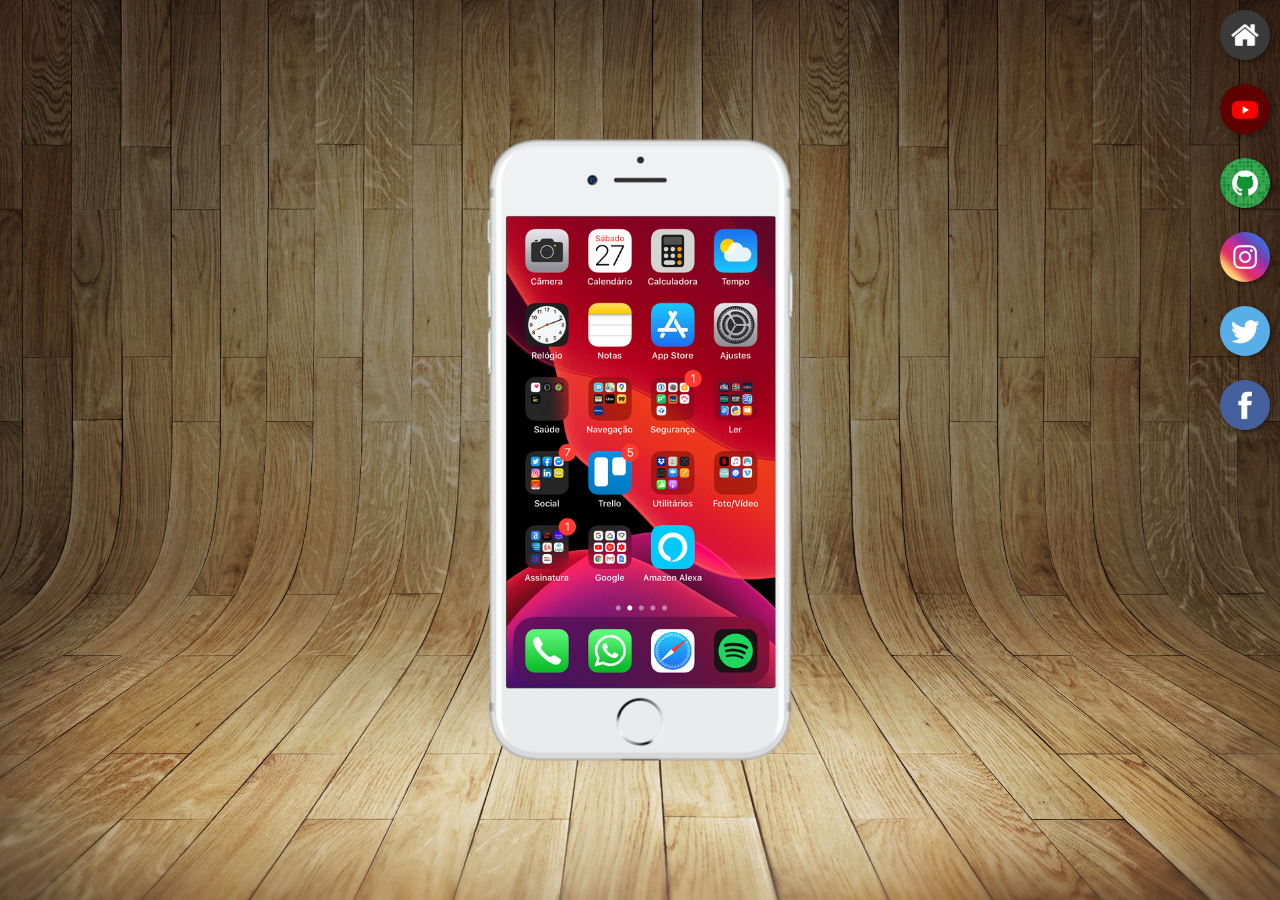
<file: index.html>
<!DOCTYPE html>
<html lang="">
<head>
    <meta charset="UTF-8">
    <meta http-equiv="X-UA-Compatible" content="IE=edge">
    <meta name="viewport" content="width=device-width, initial-scale=1.0">
    <link rel="shortcut icon" href="favicon.ico" type="image/x-icon">
    <title>Projecto Rede Sociais</title>
    <link rel="stylesheet" href="estilos/style.css">
</head>
<body>
    <main>
        <section id="telefone">
            <iframe src="home.html" name="tela" id= "tela" frameborder="0" >
                seu navegador não é compativel com isso.
            </iframe>
        </section>
        <section id="redes-sociais">
            <a href="home.html " target="tela"><img src="imagens/logo-home.jpg" alt="Home"></a><br>
            <a href="youtube.html" target="tela"><img src="imagens/logo-youtube.jpg" alt="Youtube"></a><br>
            <a href="github.html" target="tela"><img src="imagens/logo-github.jpg" alt="Github"></a><br>
            <a href="instragram.html" target="tela"><img src="imagens/logo-instagram.jpg" alt="Instagram"></a><br>
            <a href="twitter.html" target="tela"><img src="imagens/logo-twitter.jpg" alt="Twitter"></a><br>
            <a href="facebook.html" target="tela"><img src="imagens/logo-facebook.jpg" alt="Facebook"></a> 
        </section>
    </main>
    
</body>
</html>
</file>
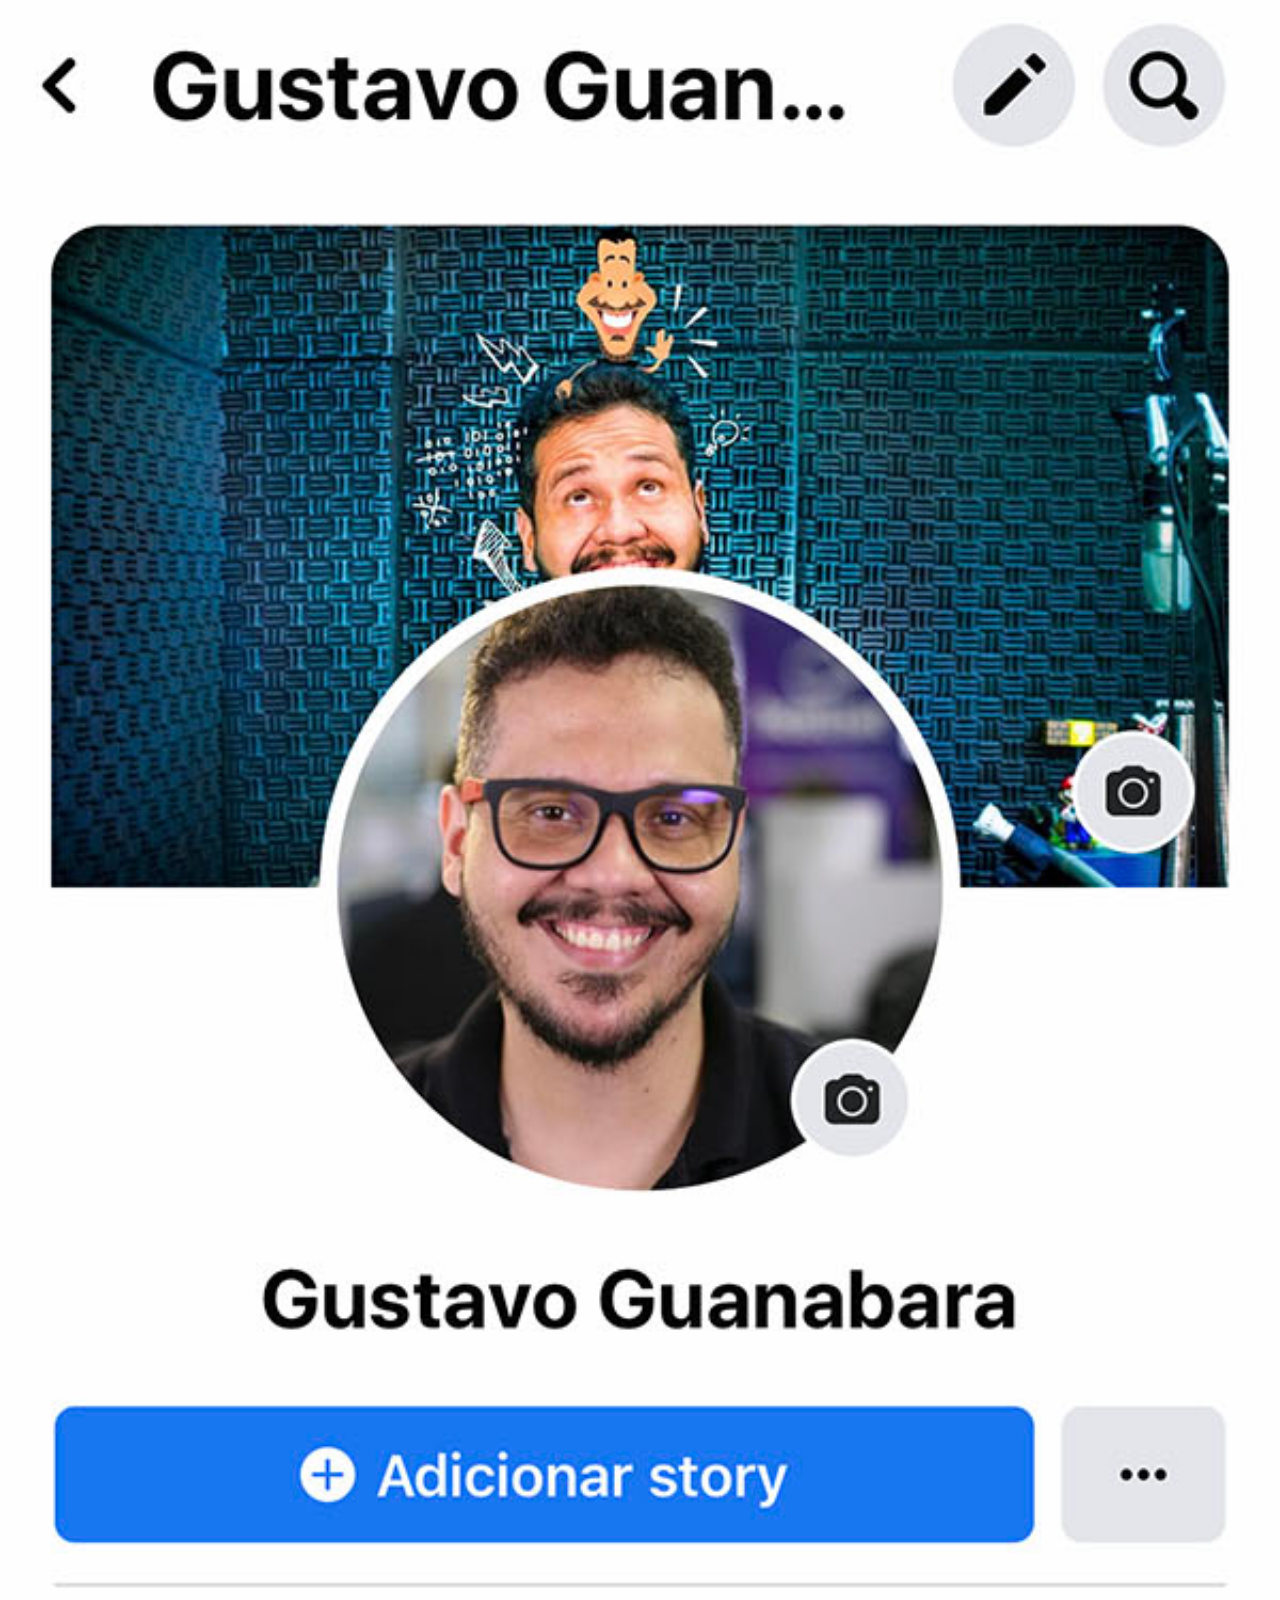
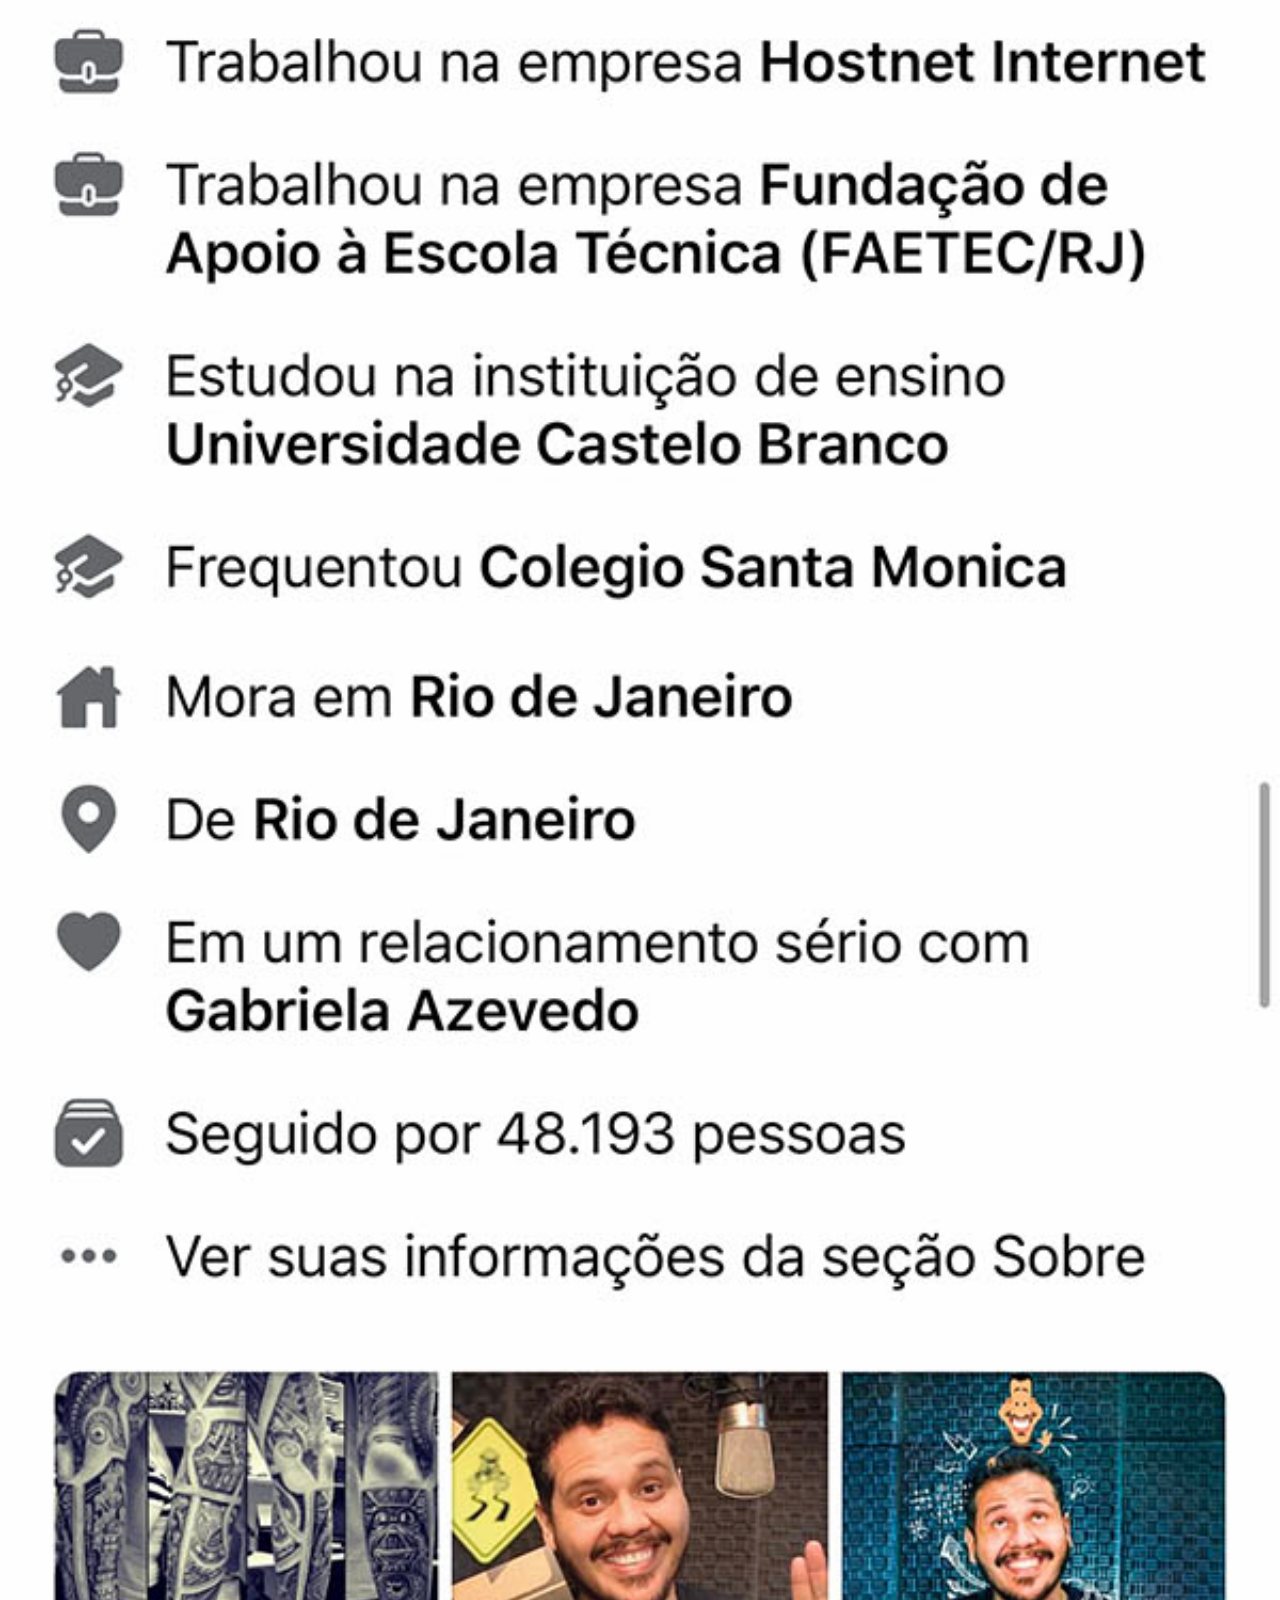
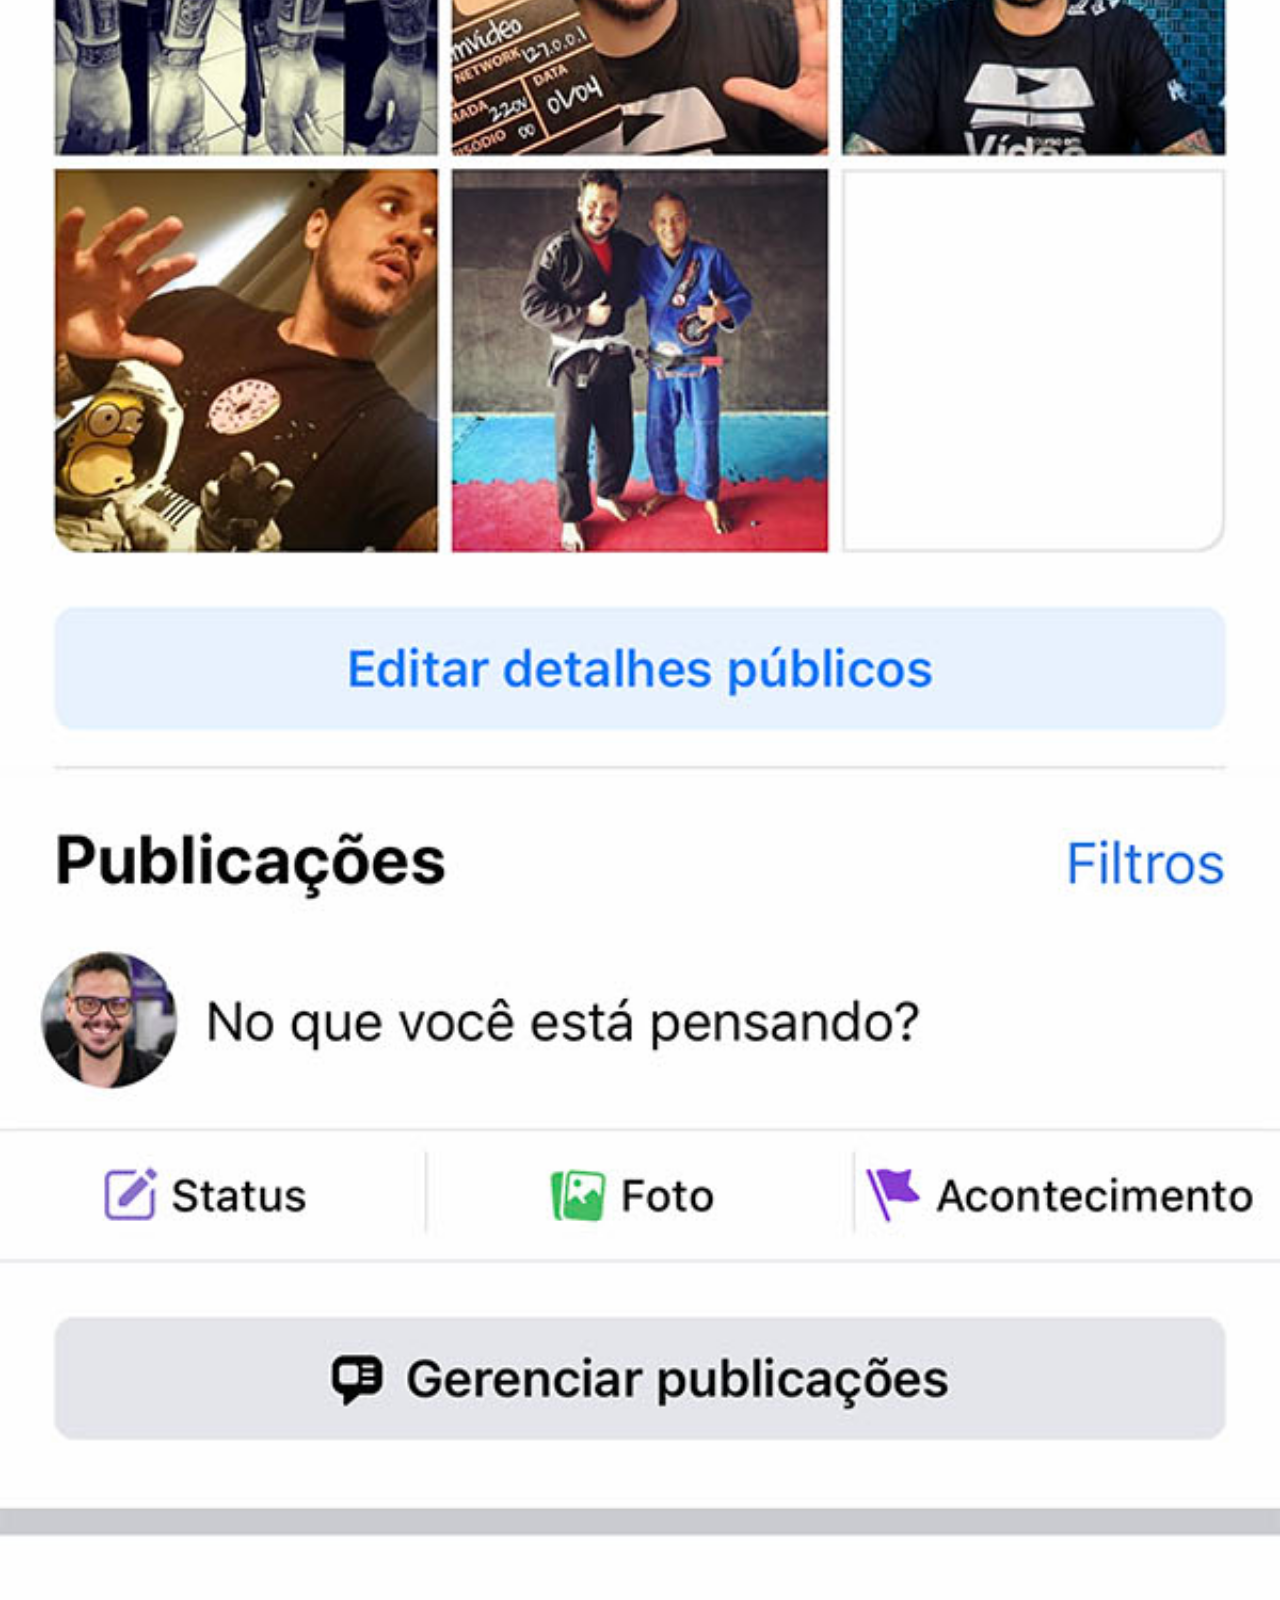
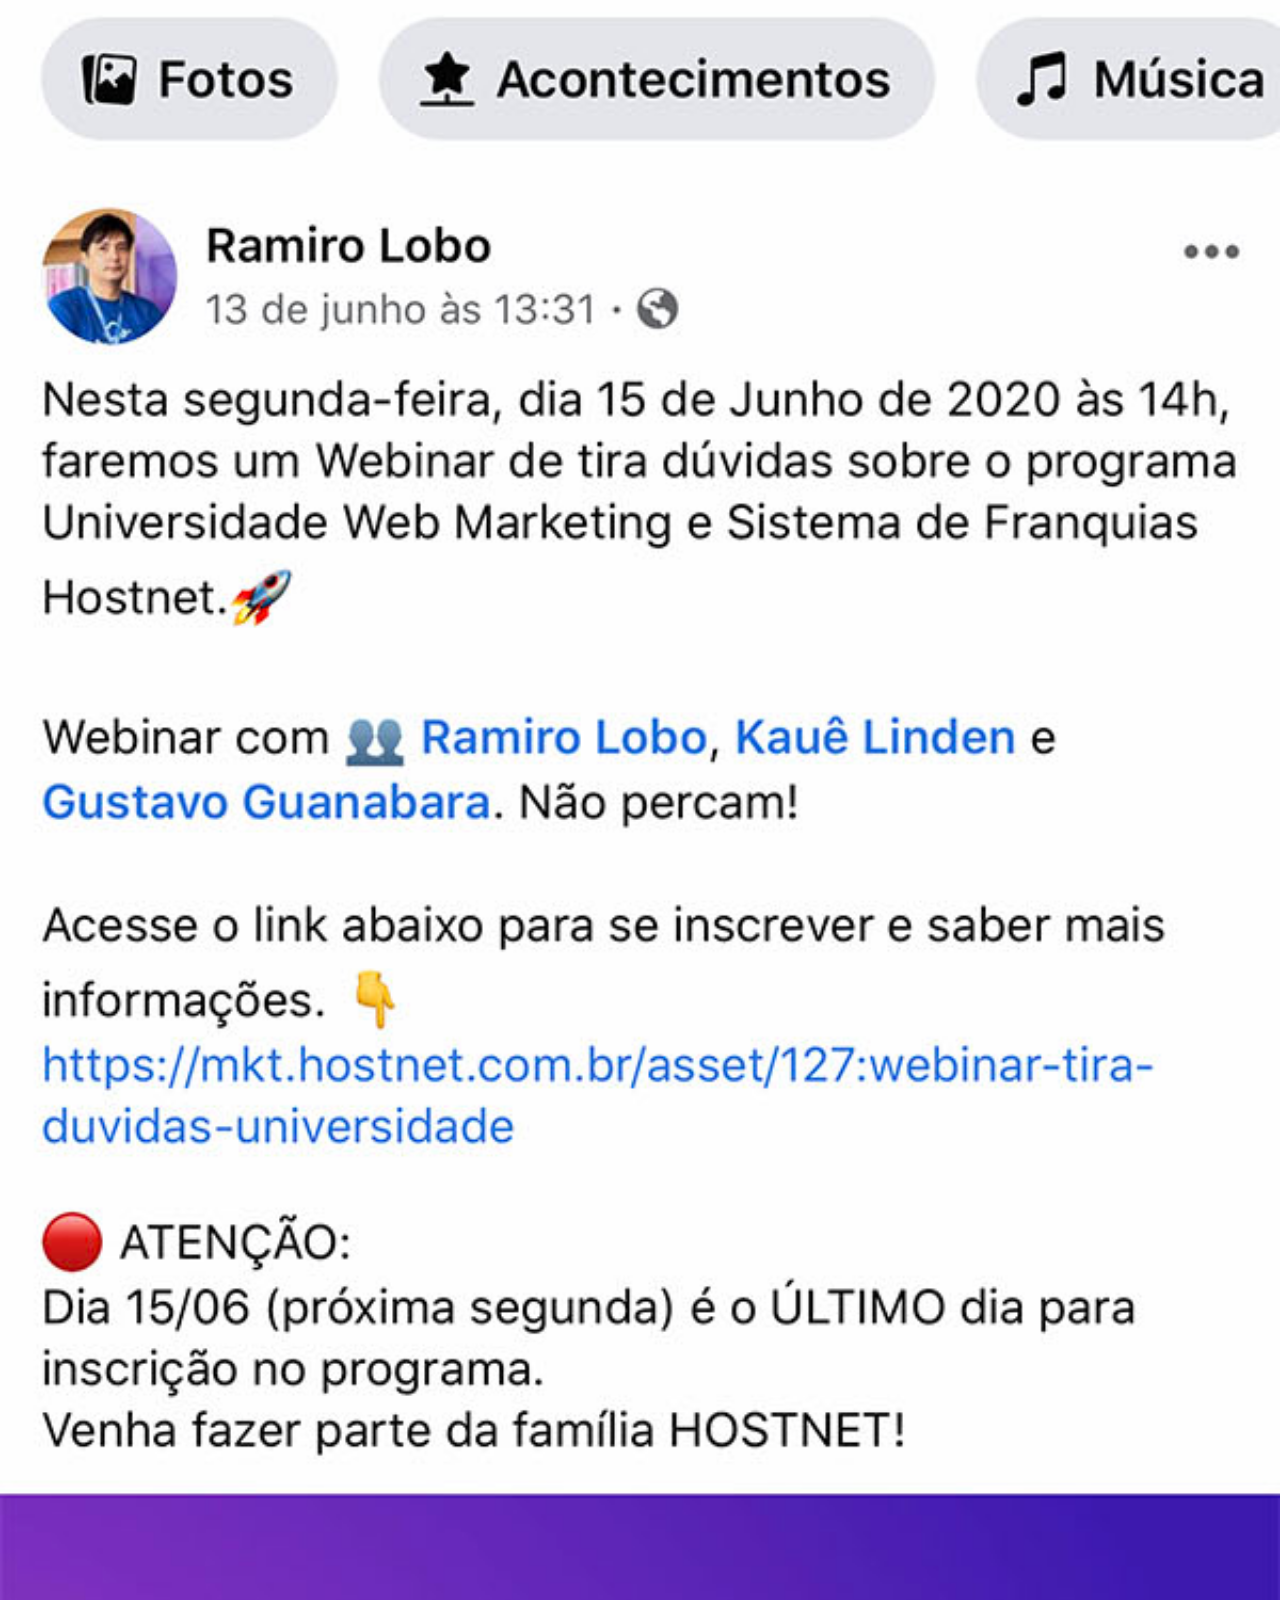
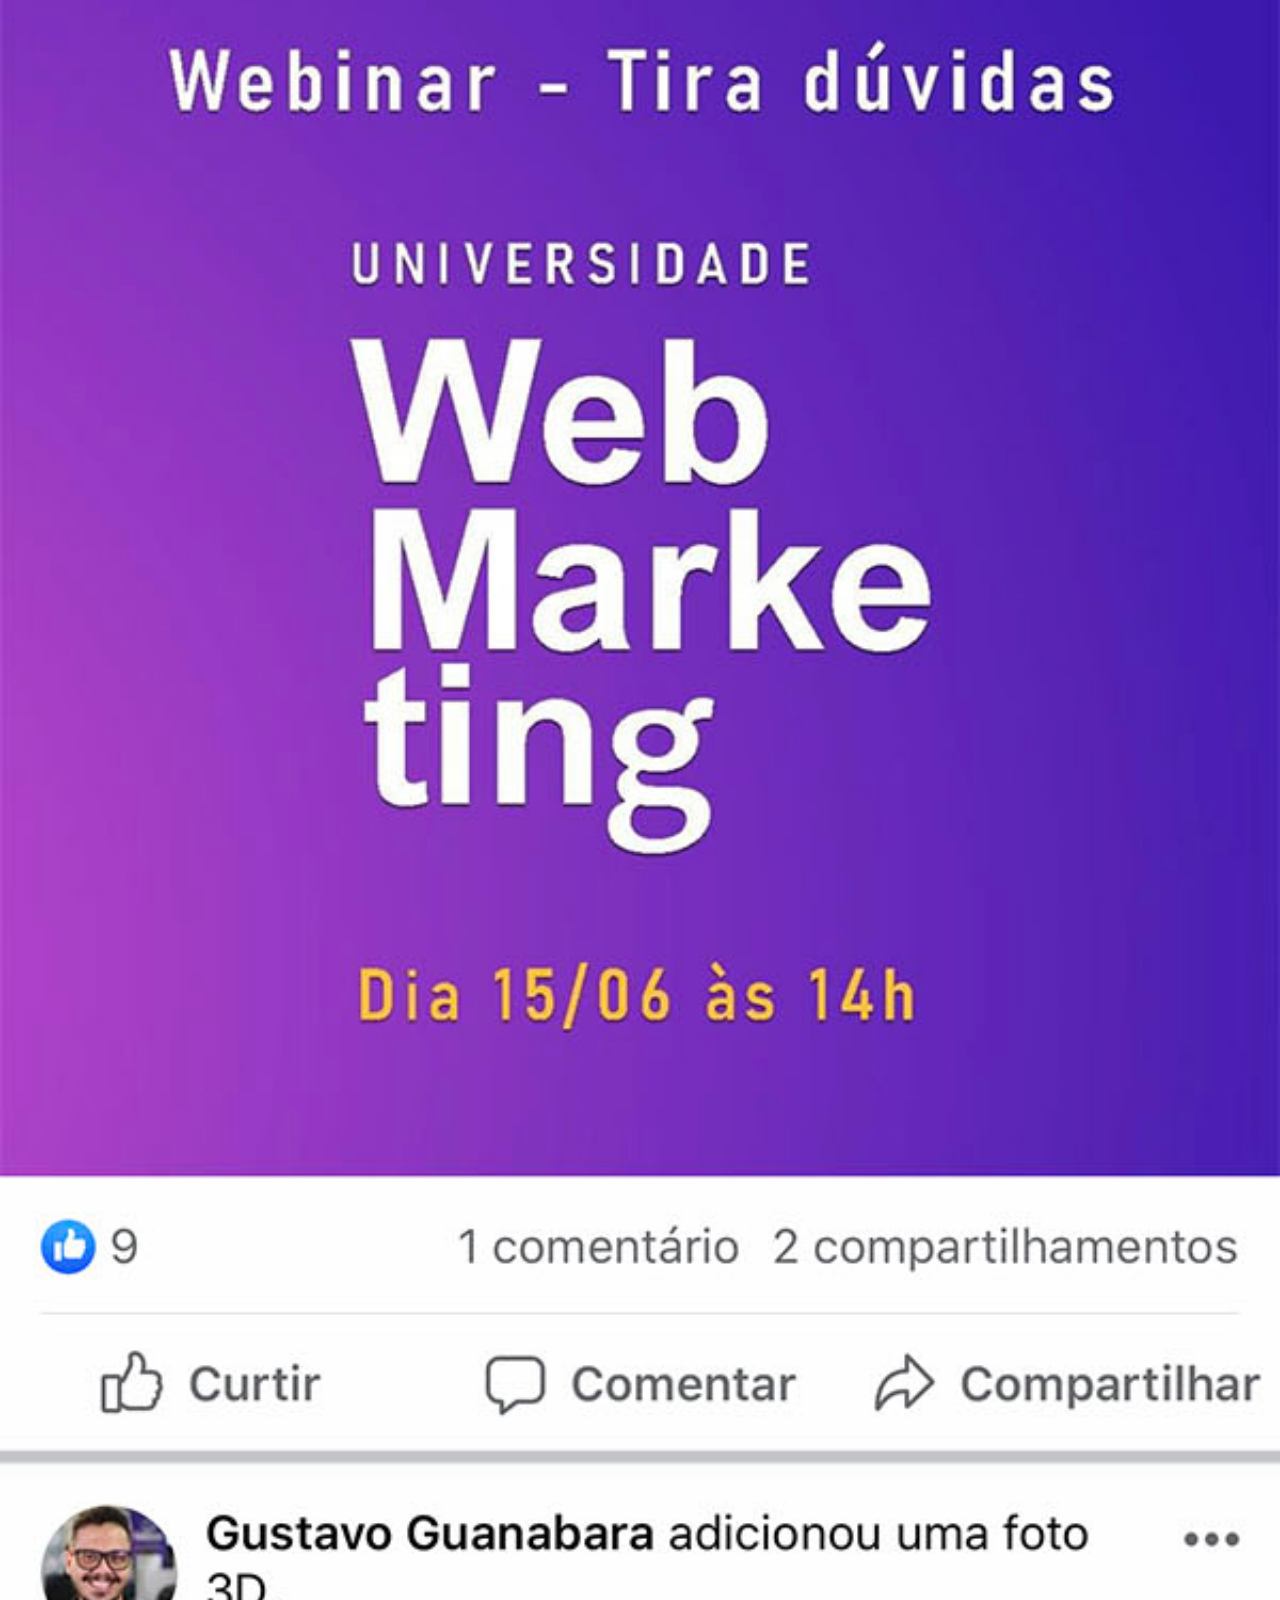
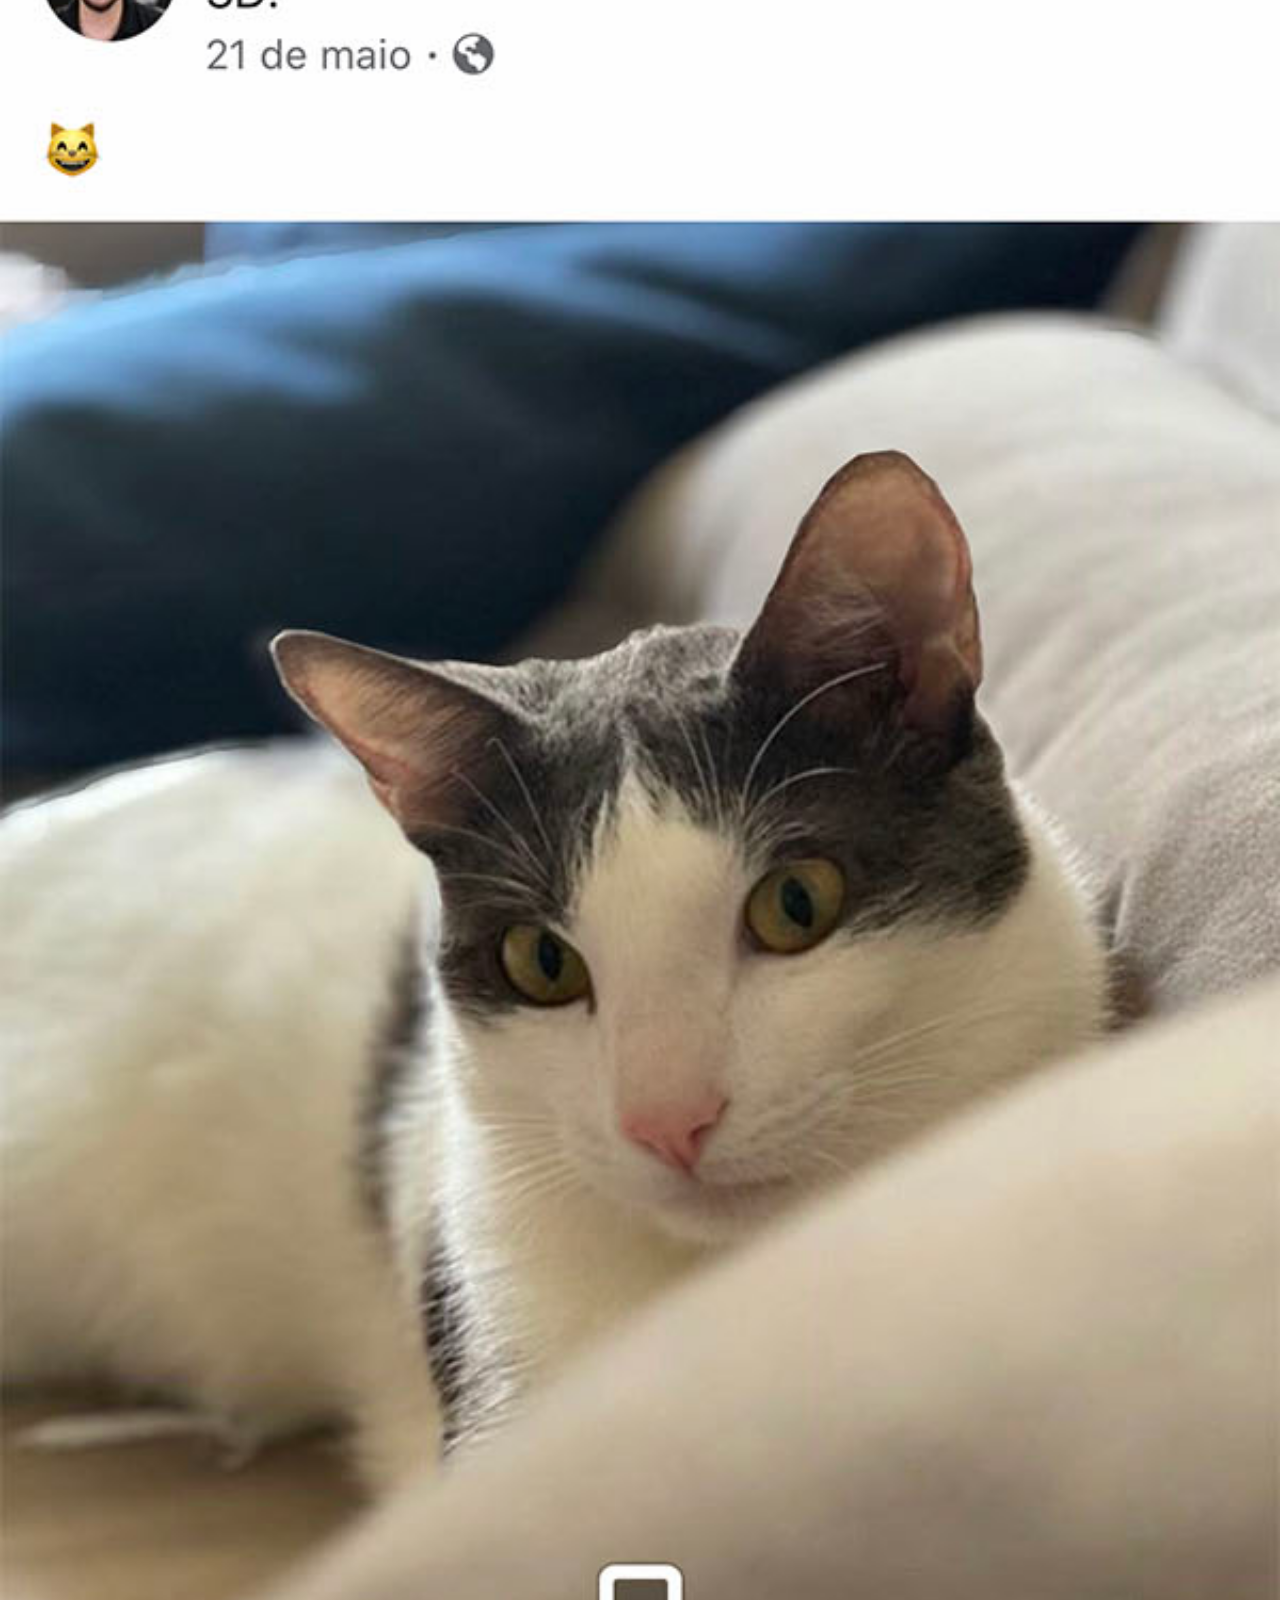
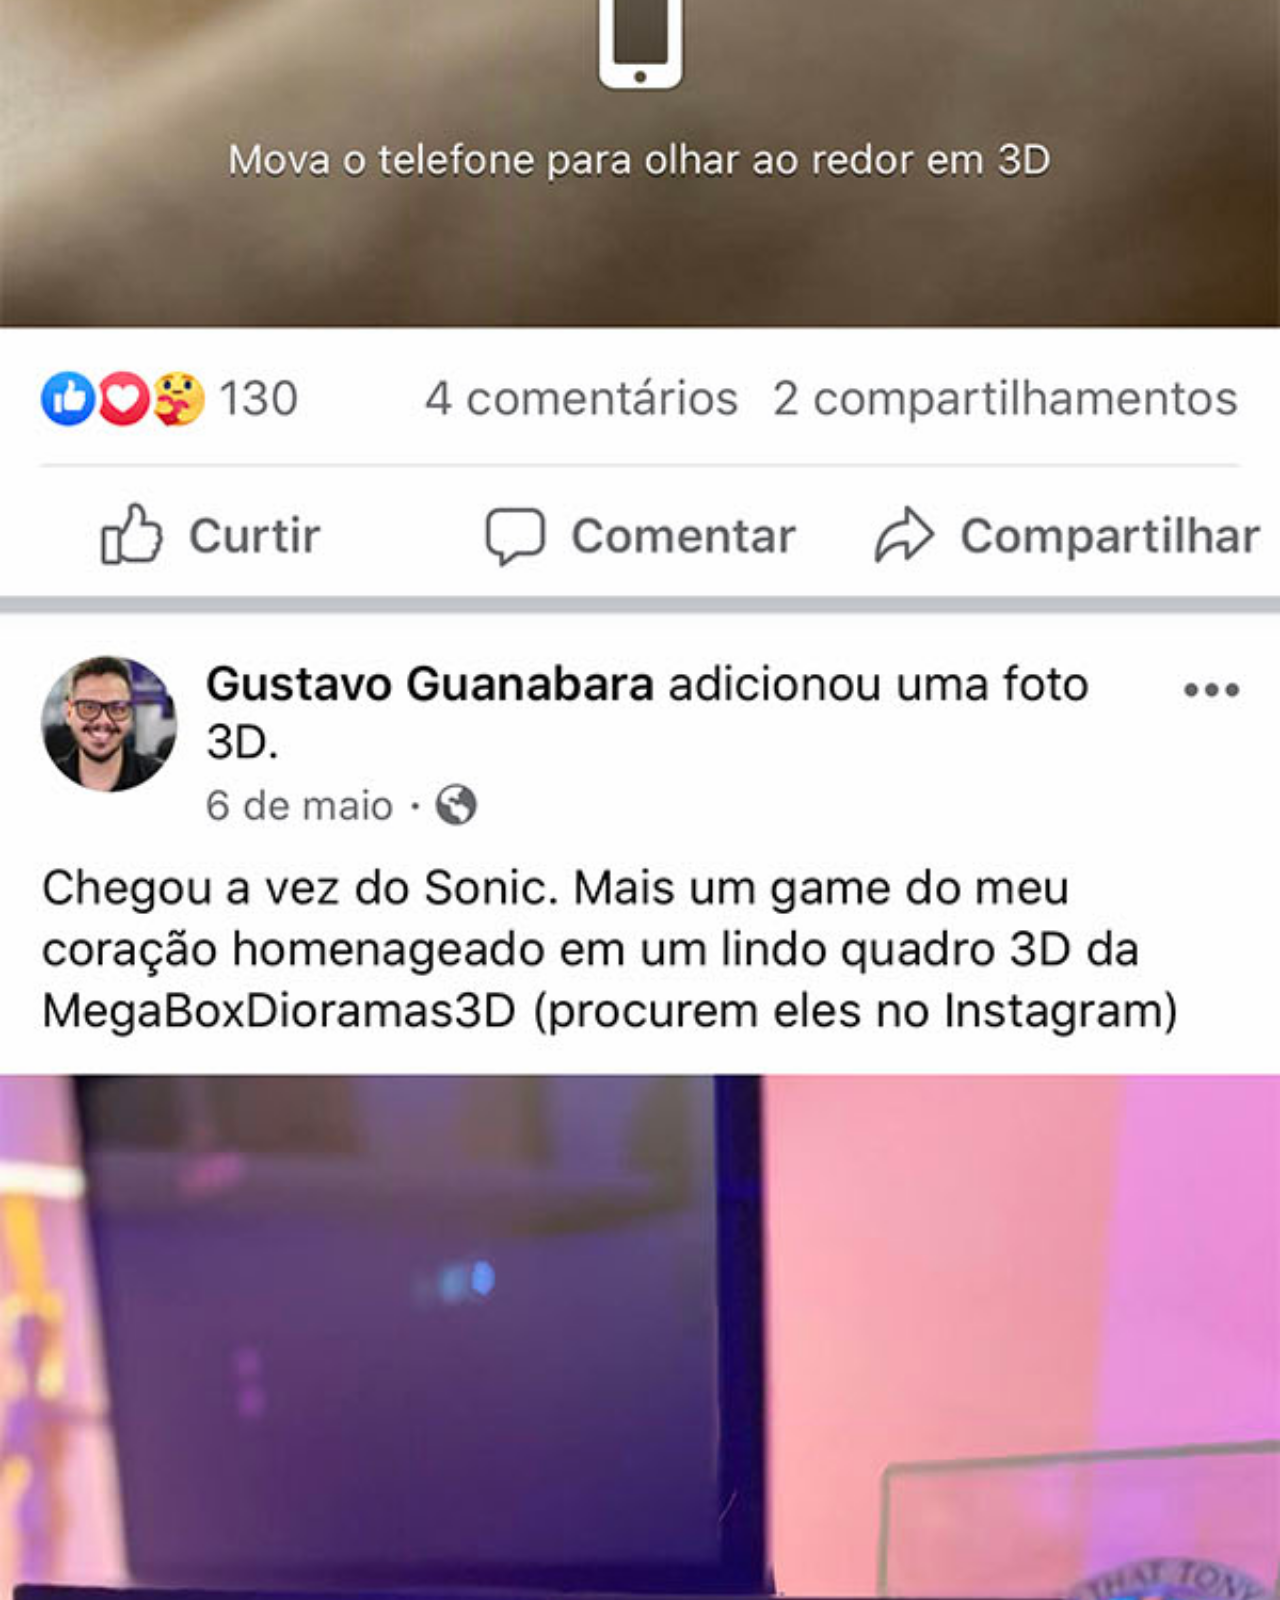
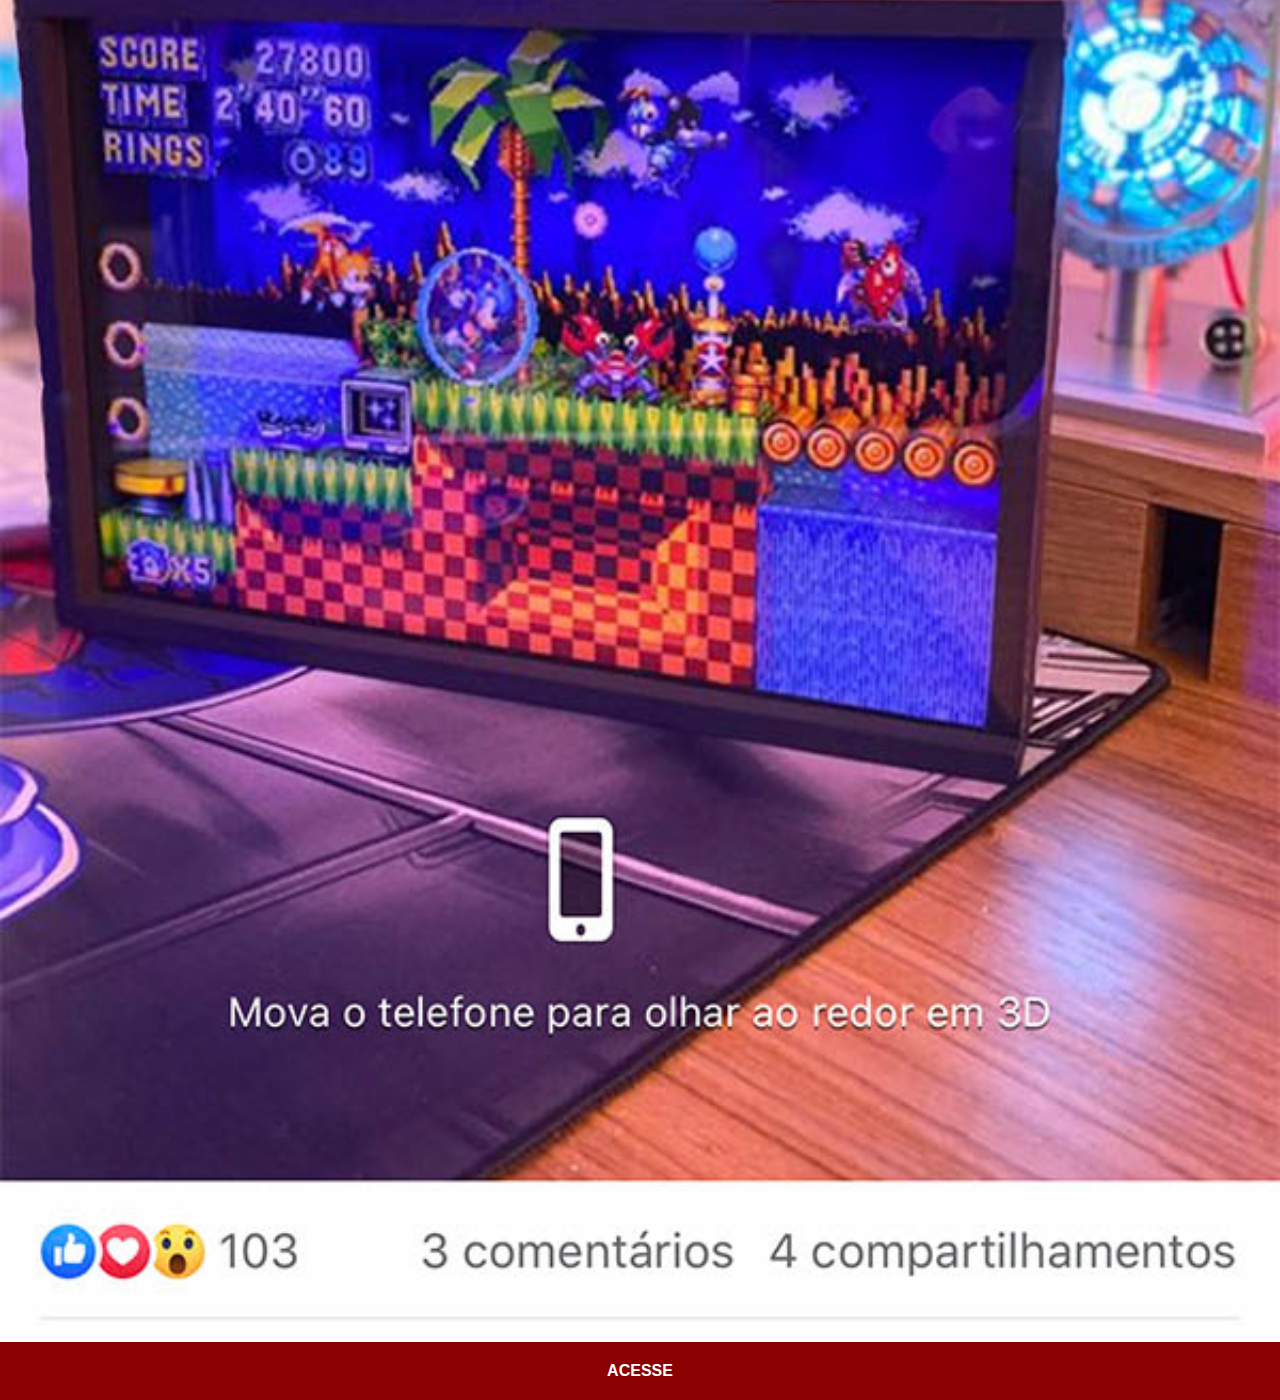
<file: facebook.html>
<!DOCTYPE html>
<html lang="pt-br">
<head>
    <meta charset="UTF-8">
    <meta http-equiv="X-UA-Compatible" content="IE=edge">
    <meta name="viewport" content="width=device-width, initial-scale=1.0">
    <title>Facebook</title>
    <link rel="stylesheet" href="estilos/social.css">
</head>
<body>
    <img src="imagens/tela-facebook.jpg" alt="Facebook">
    <a href="https://www.facebook.com/gustavoguanabara/" target="_blank">ACESSE </a>
</body>
</html>
</file>
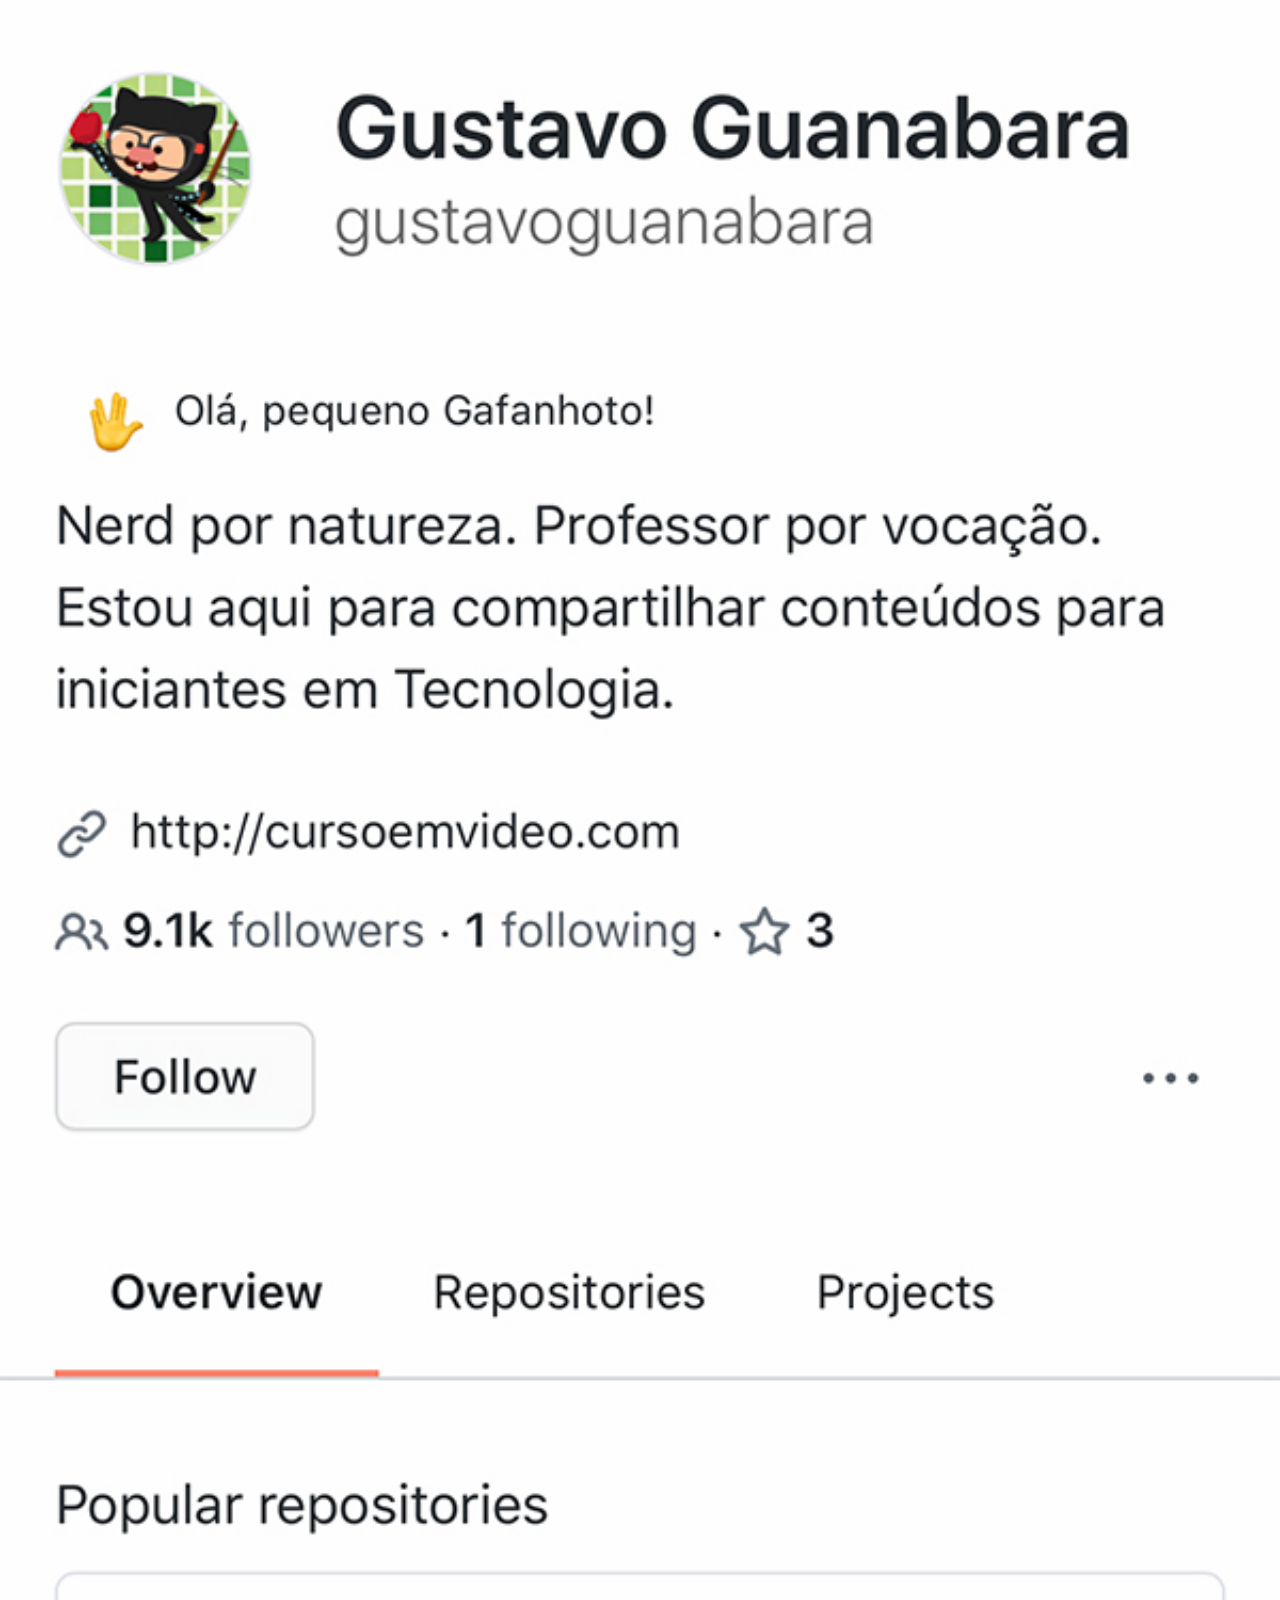
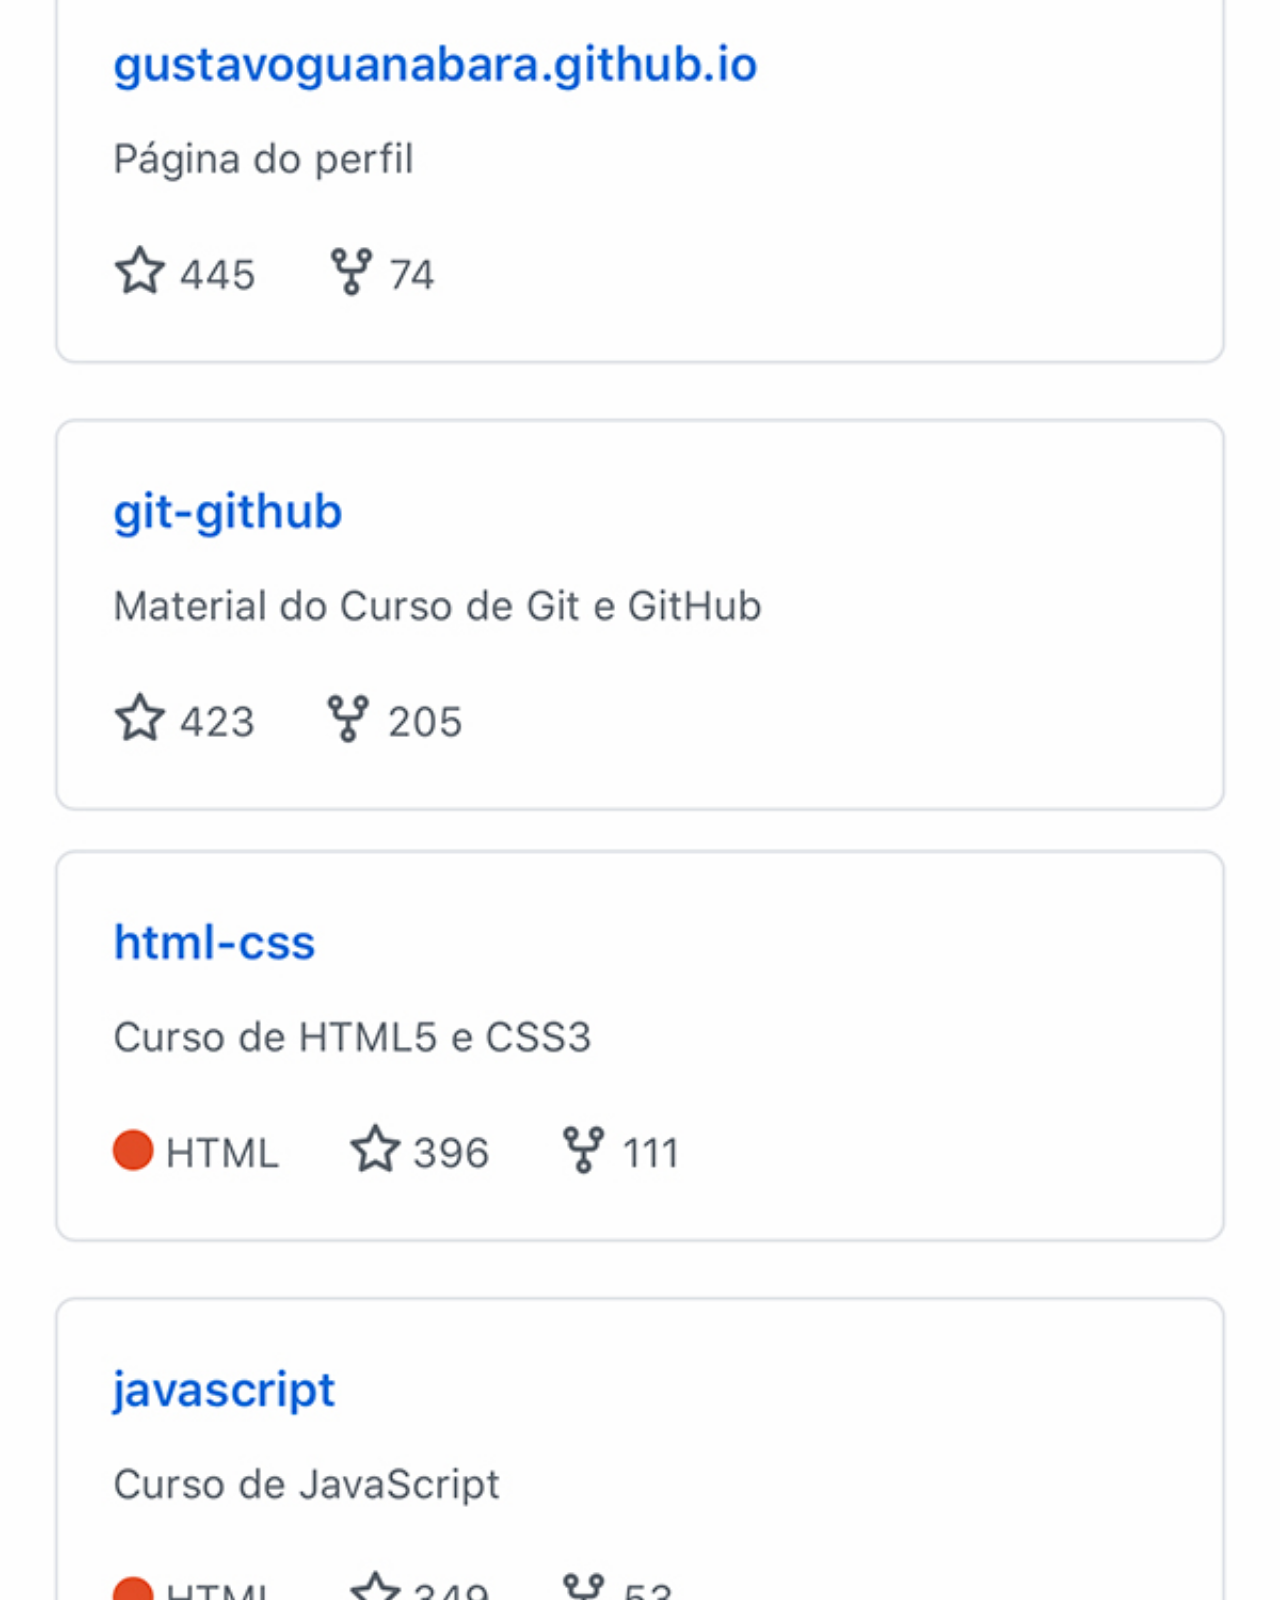
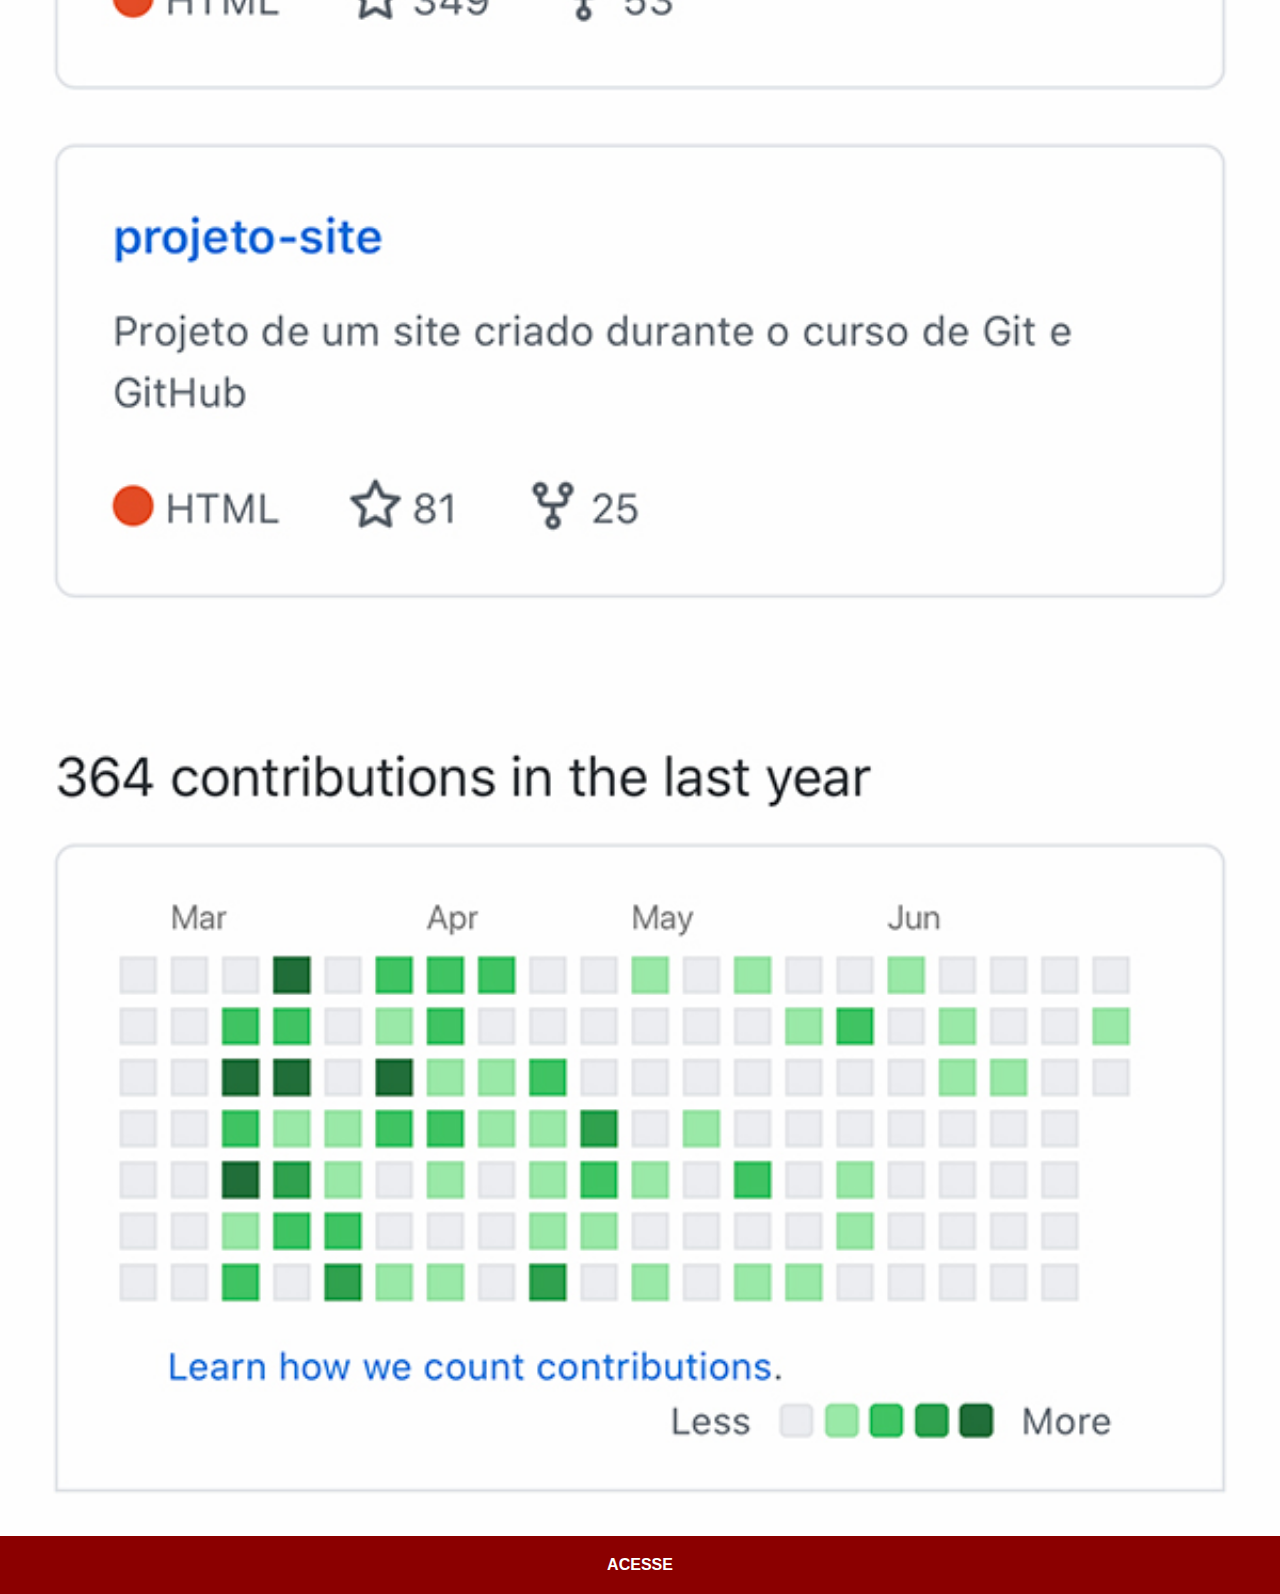
<file: github.html>
<!DOCTYPE html>
<html lang="pt-br">
<head>
    <meta charset="UTF-8">
    <meta http-equiv="X-UA-Compatible" content="IE=edge">
    <meta name="viewport" content="width=device-width, initial-scale=1.0">
    <title>Github</title>
    <link rel="stylesheet" href="estilos/social.css">
</head>
<body>
    <img src="imagens/tela-github.jpg" alt="GitHub">
    <a href="https://github.com/gustavoguanabara/ " target="_blank">ACESSE</a>
    
</body>
</html>
</file>
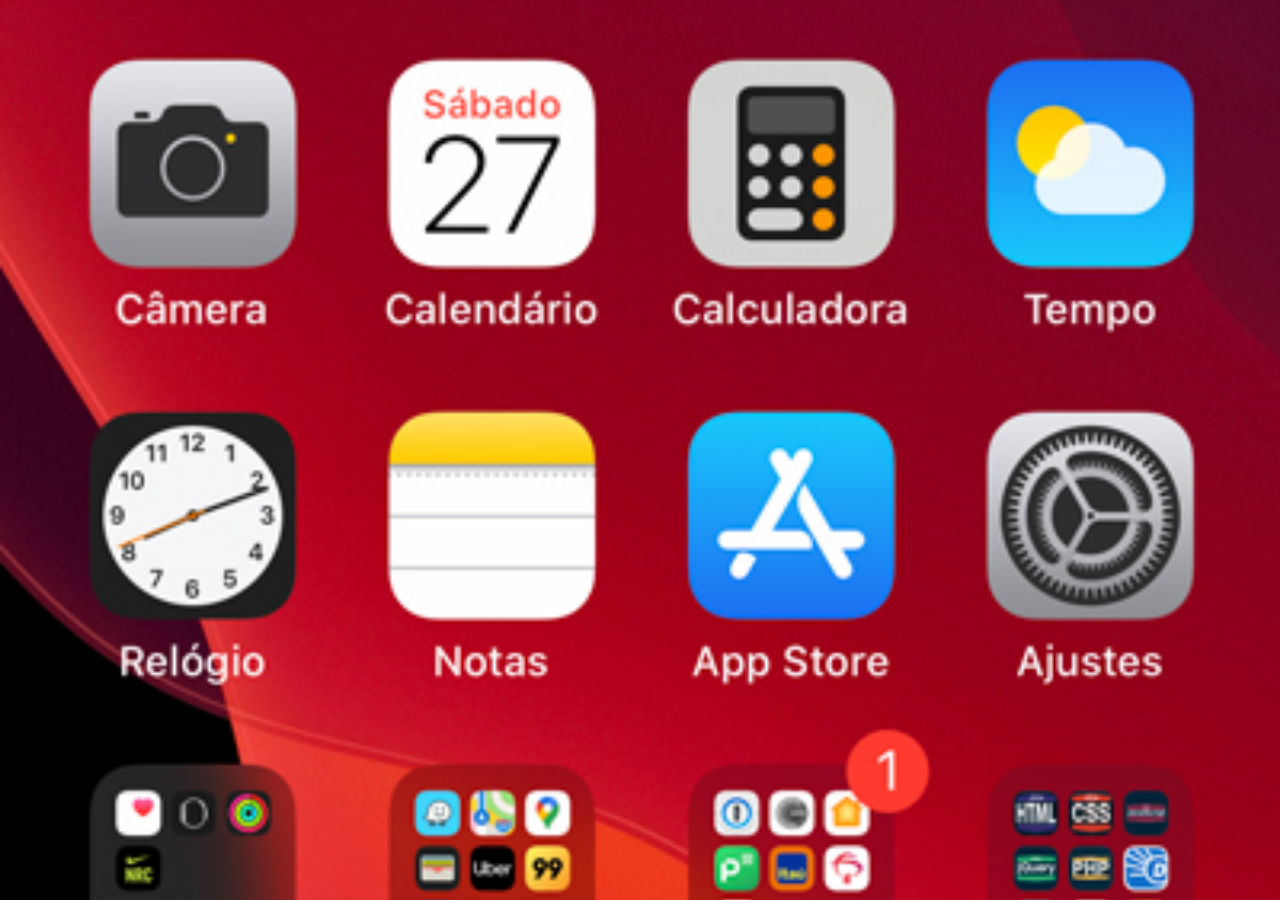
<file: home.html>
<!DOCTYPE html>
<html lang="pt-br">
<head>
    <meta charset="UTF-8">
    <meta http-equiv="X-UA-Compatible" content="IE=edge">
    <meta name="viewport" content="width=device-width, initial-scale=1.0">
    <title>home</title>
    <style>
        *{
            margin: 0px;
            padding: 0px;

        }
        body{
            width: 100vw;
            height: 100vh;
            background: black url('imagens/tela-home.jpg')no-repeat top center;
            background-size: cover;
        }
    </style>
</head>
<body>
    
</body>
</html>
</file>
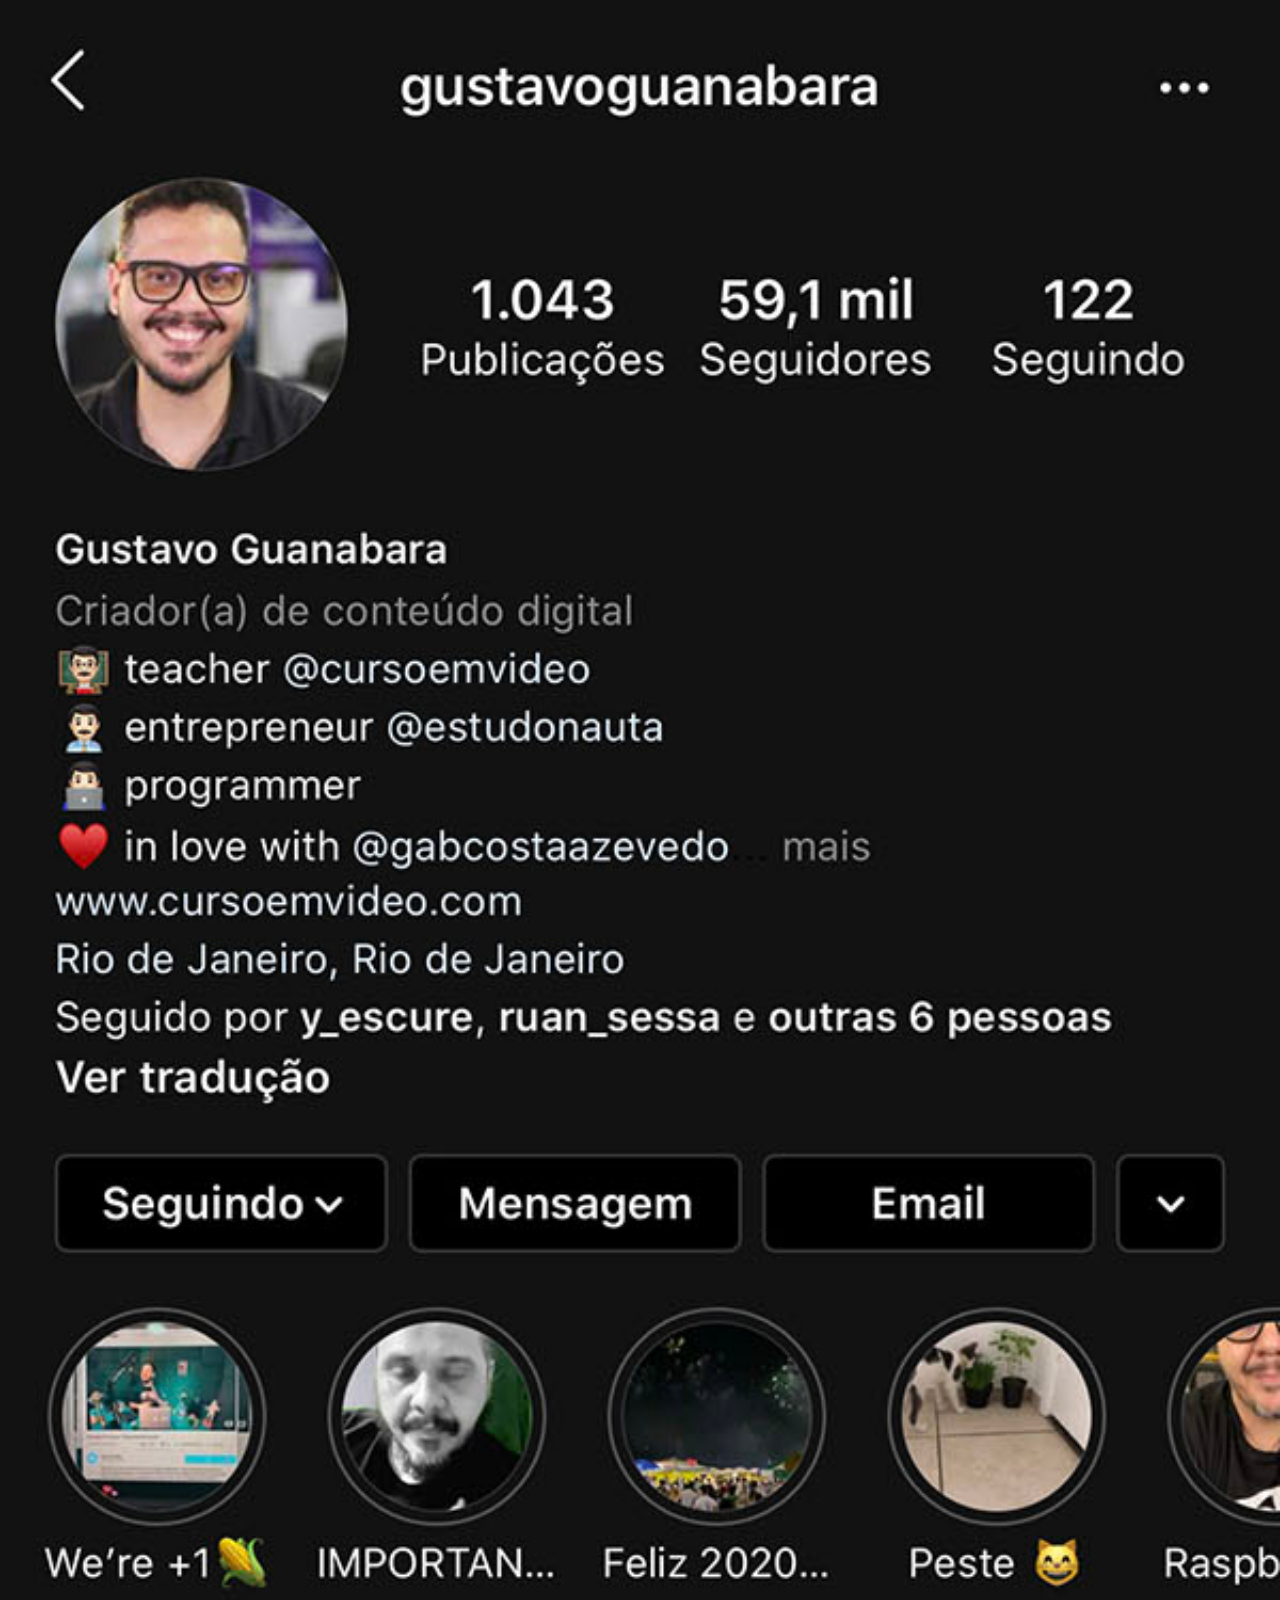
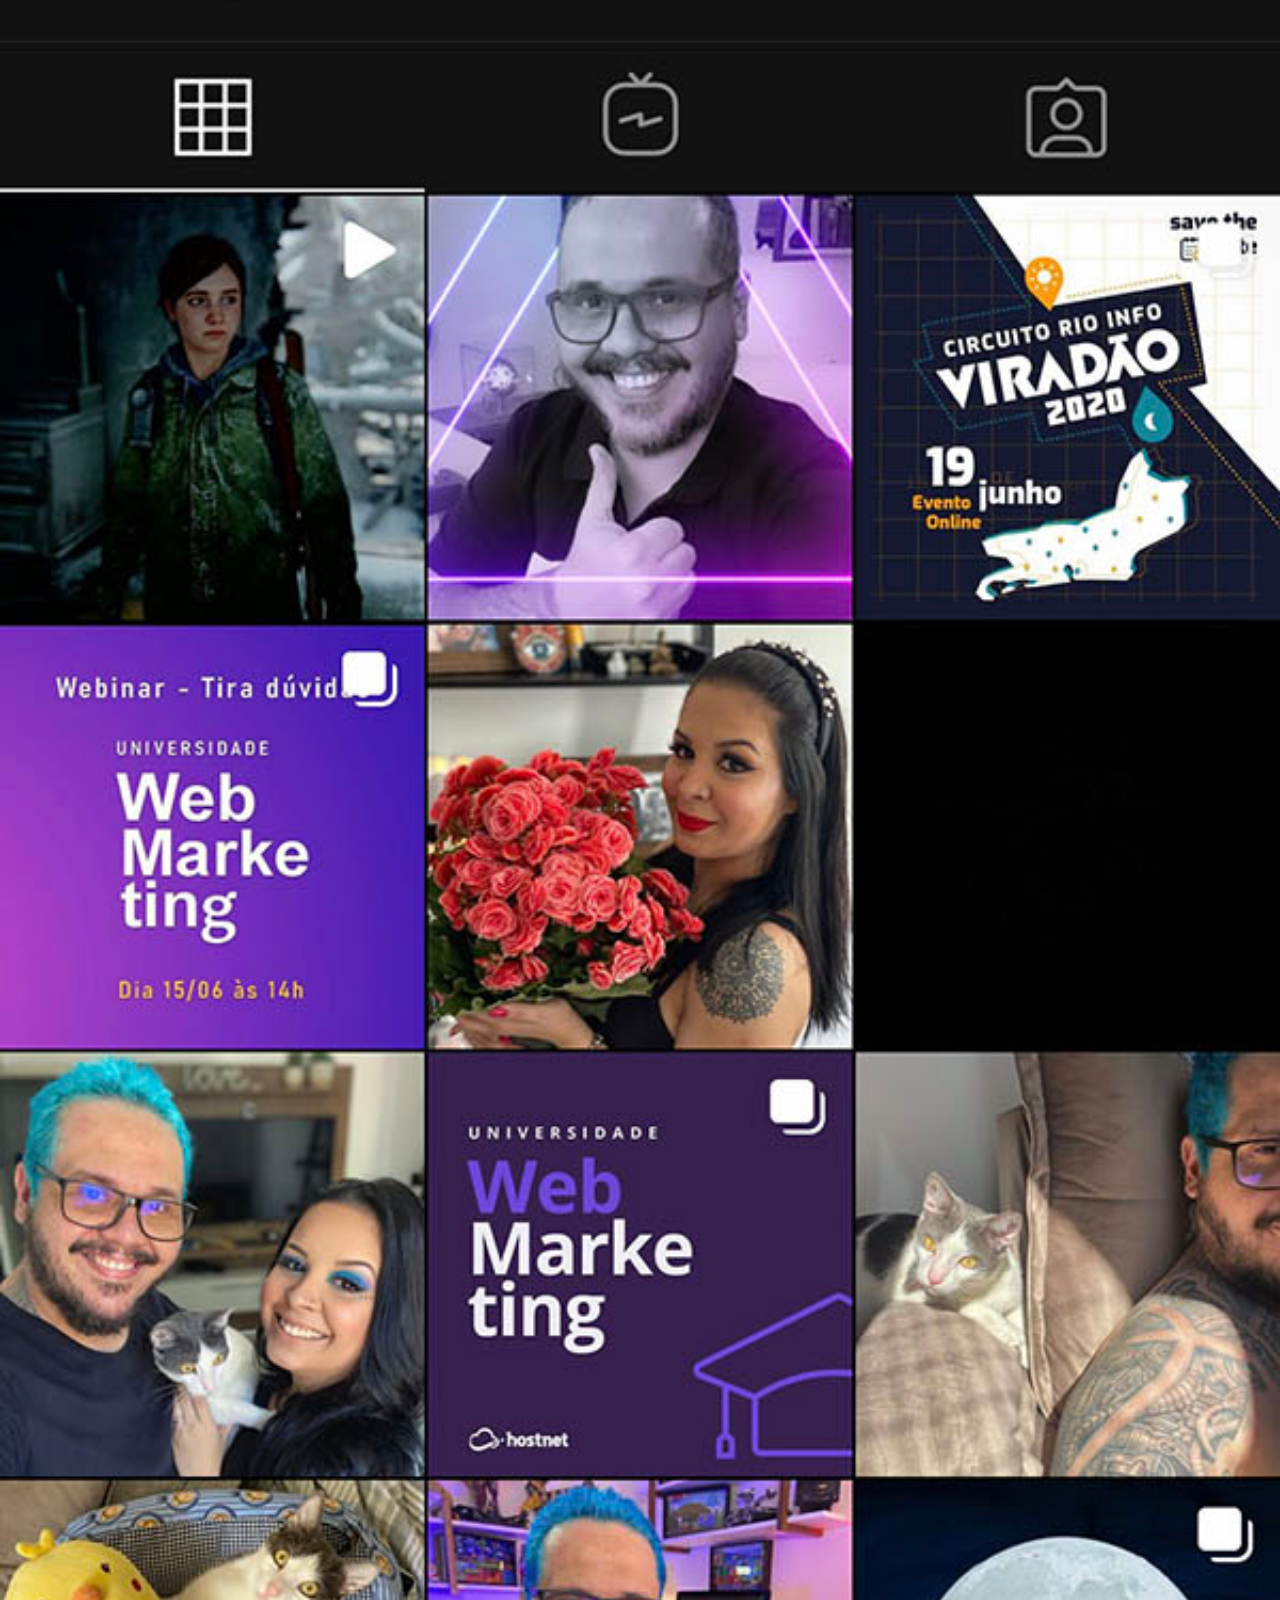
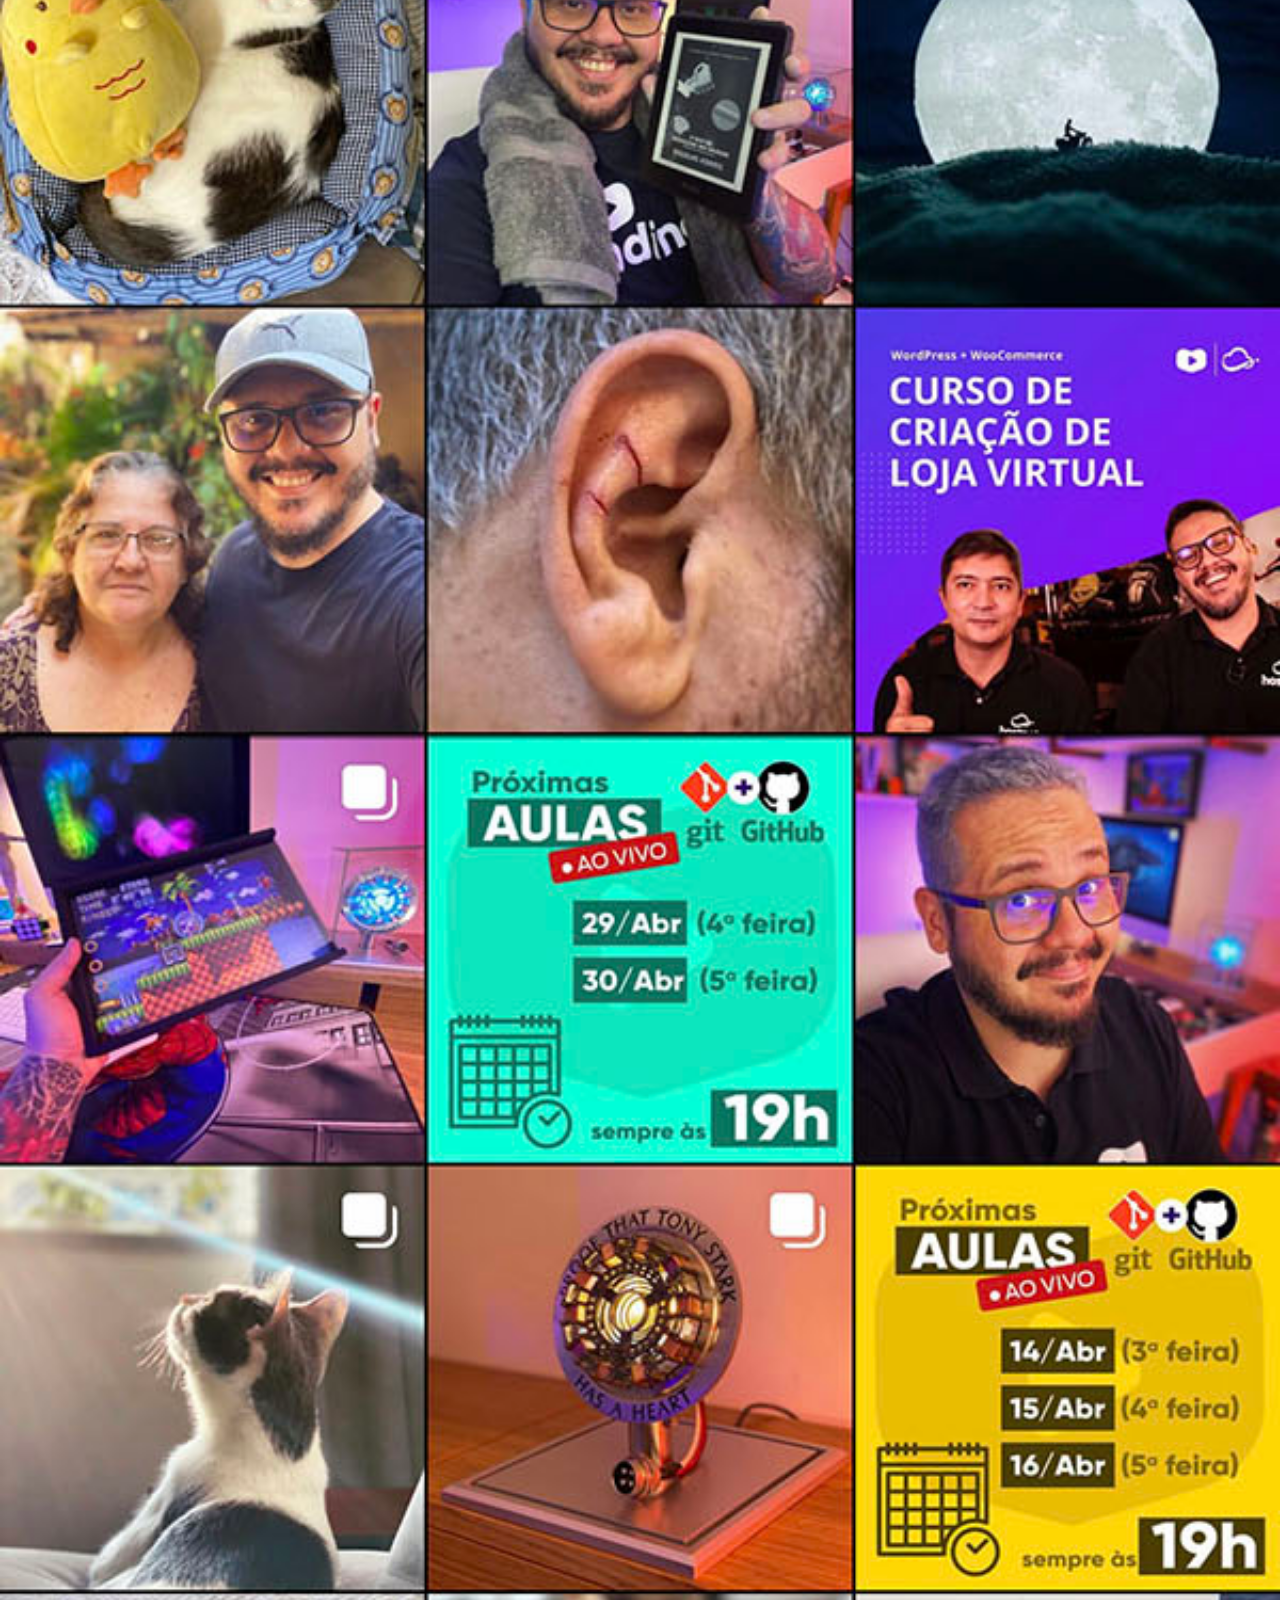
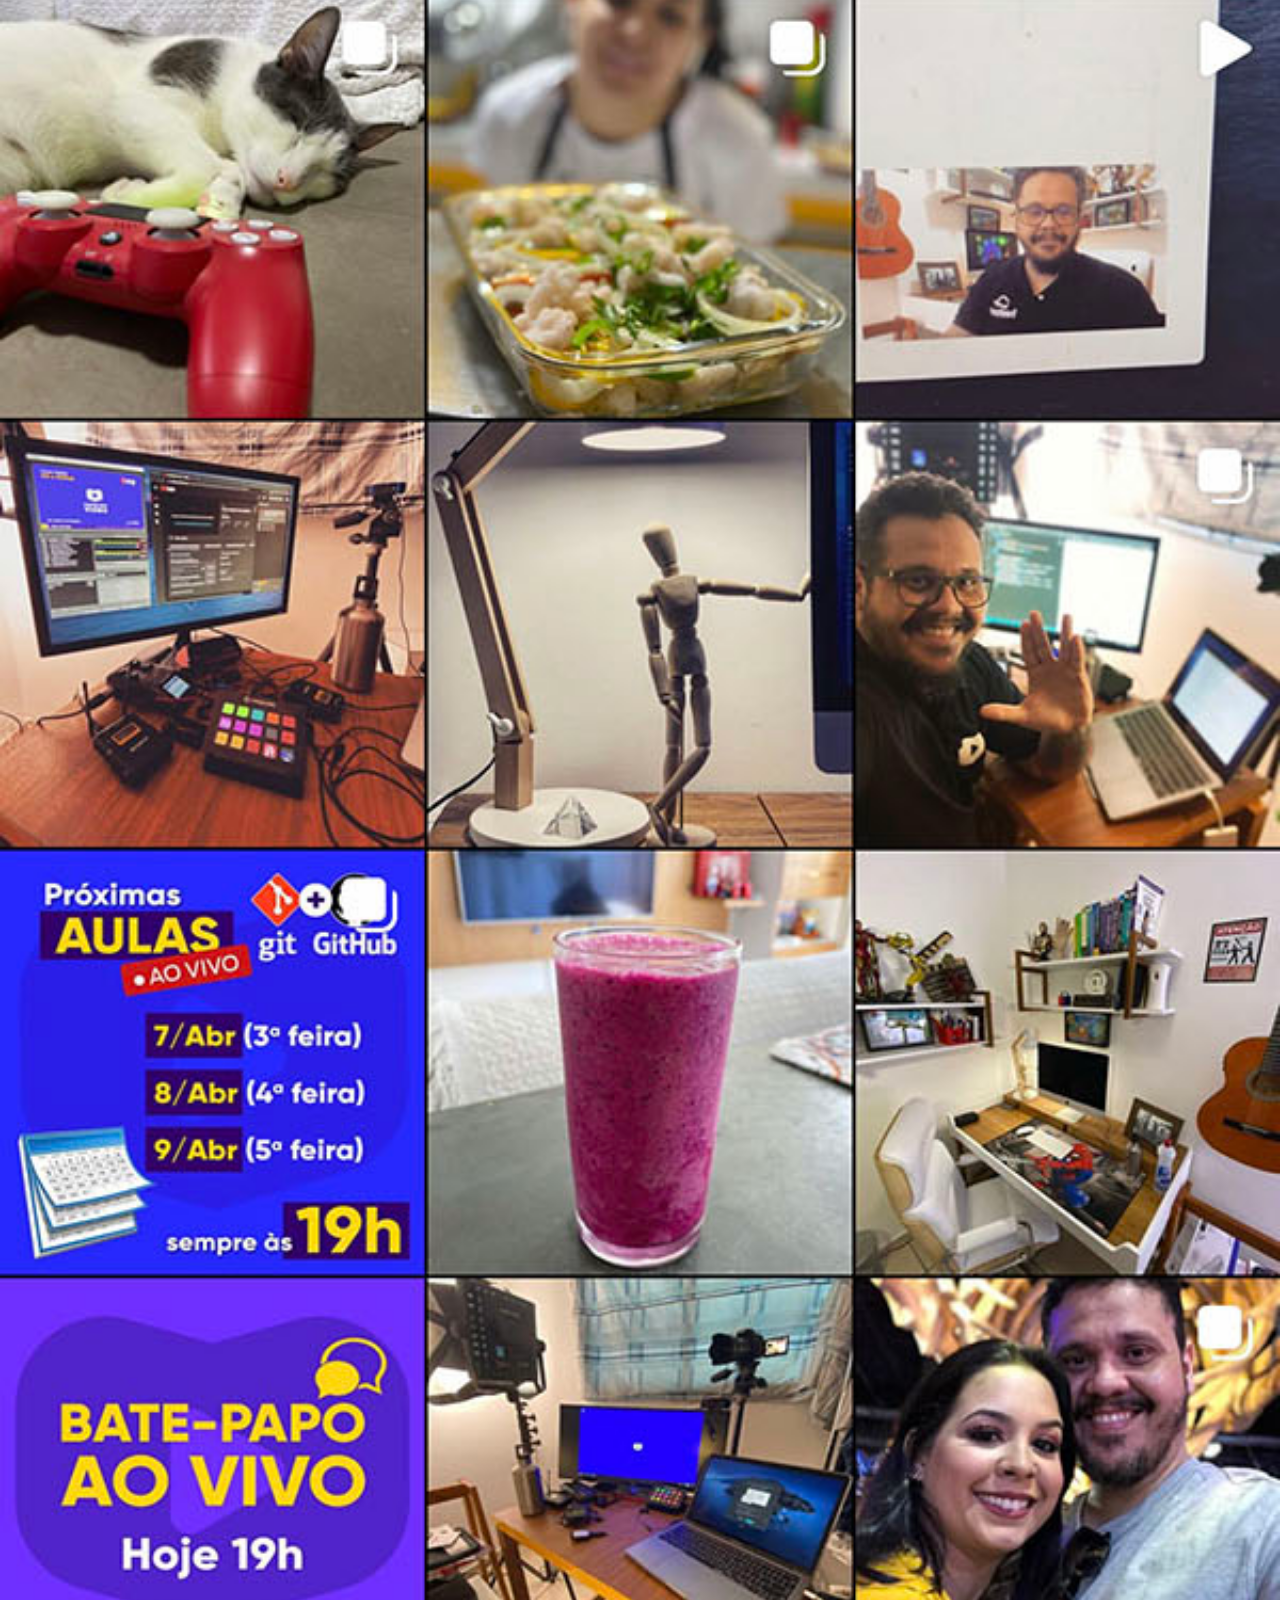
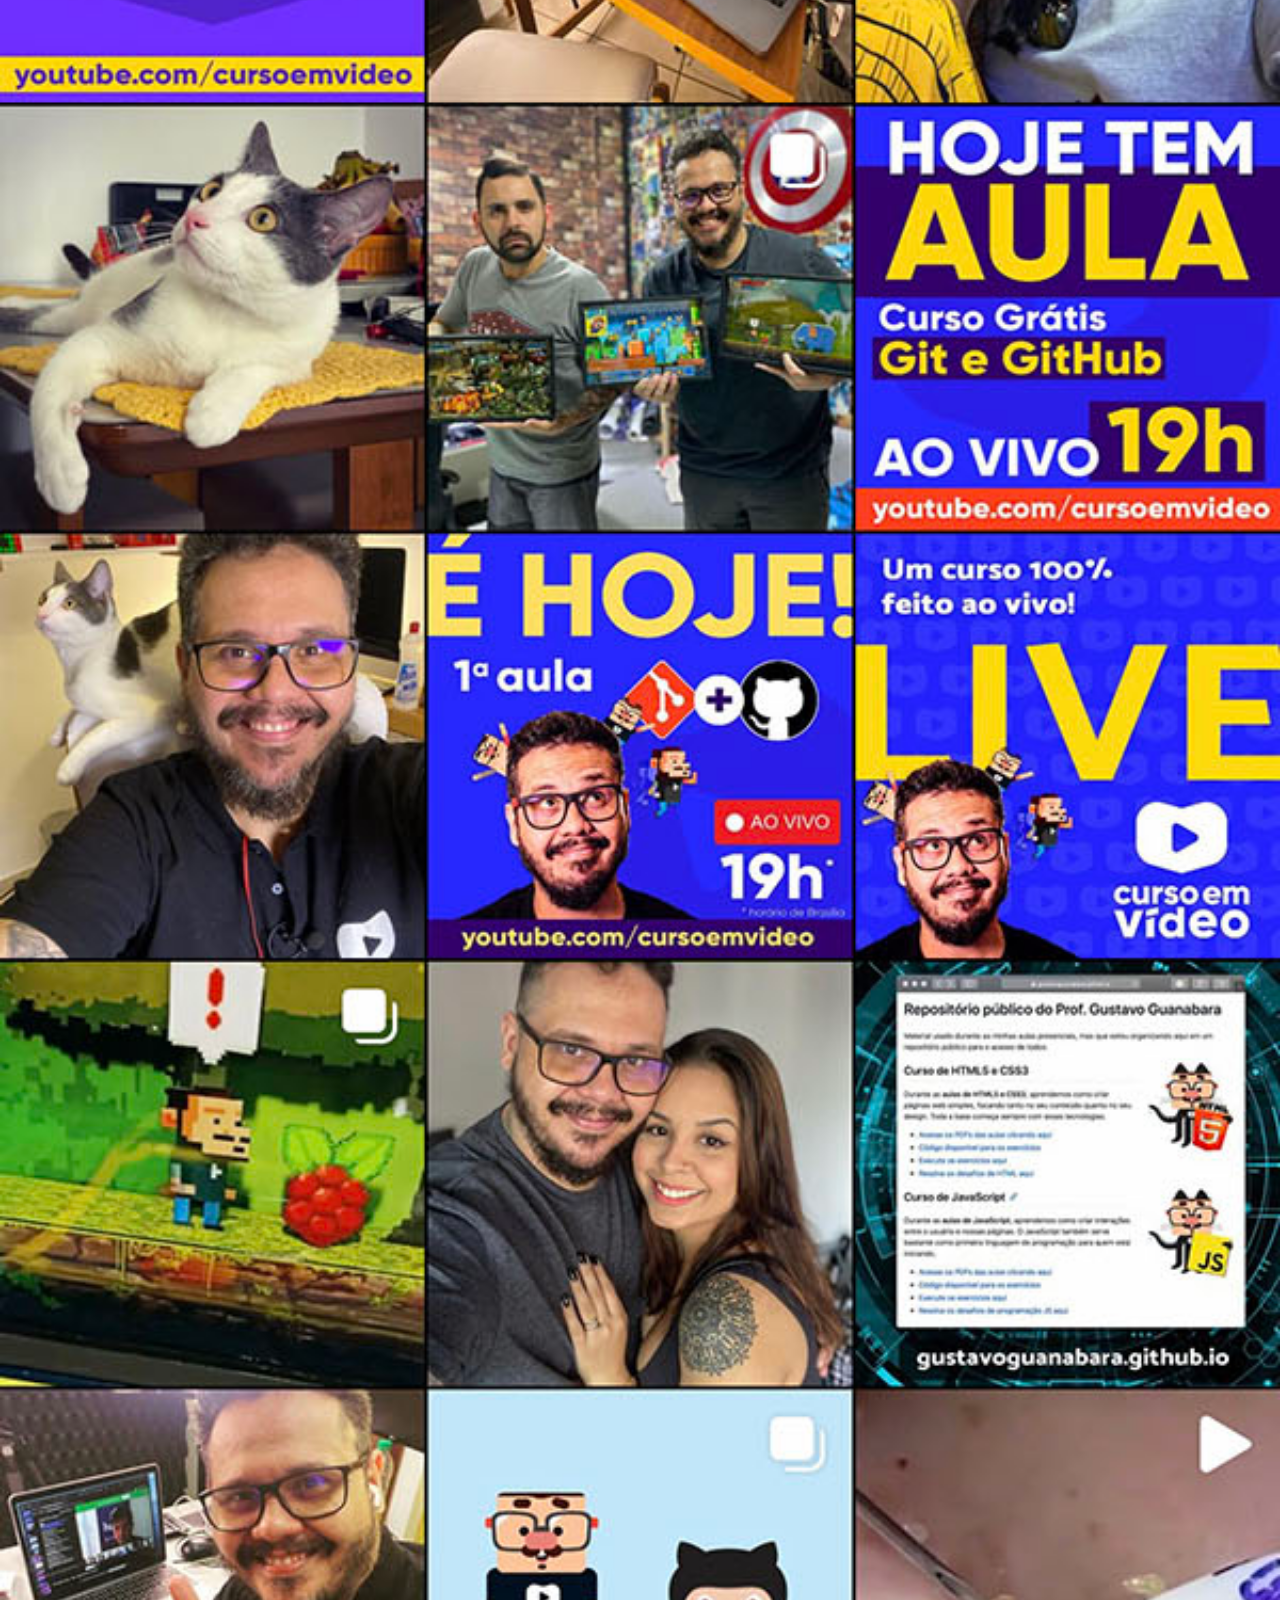
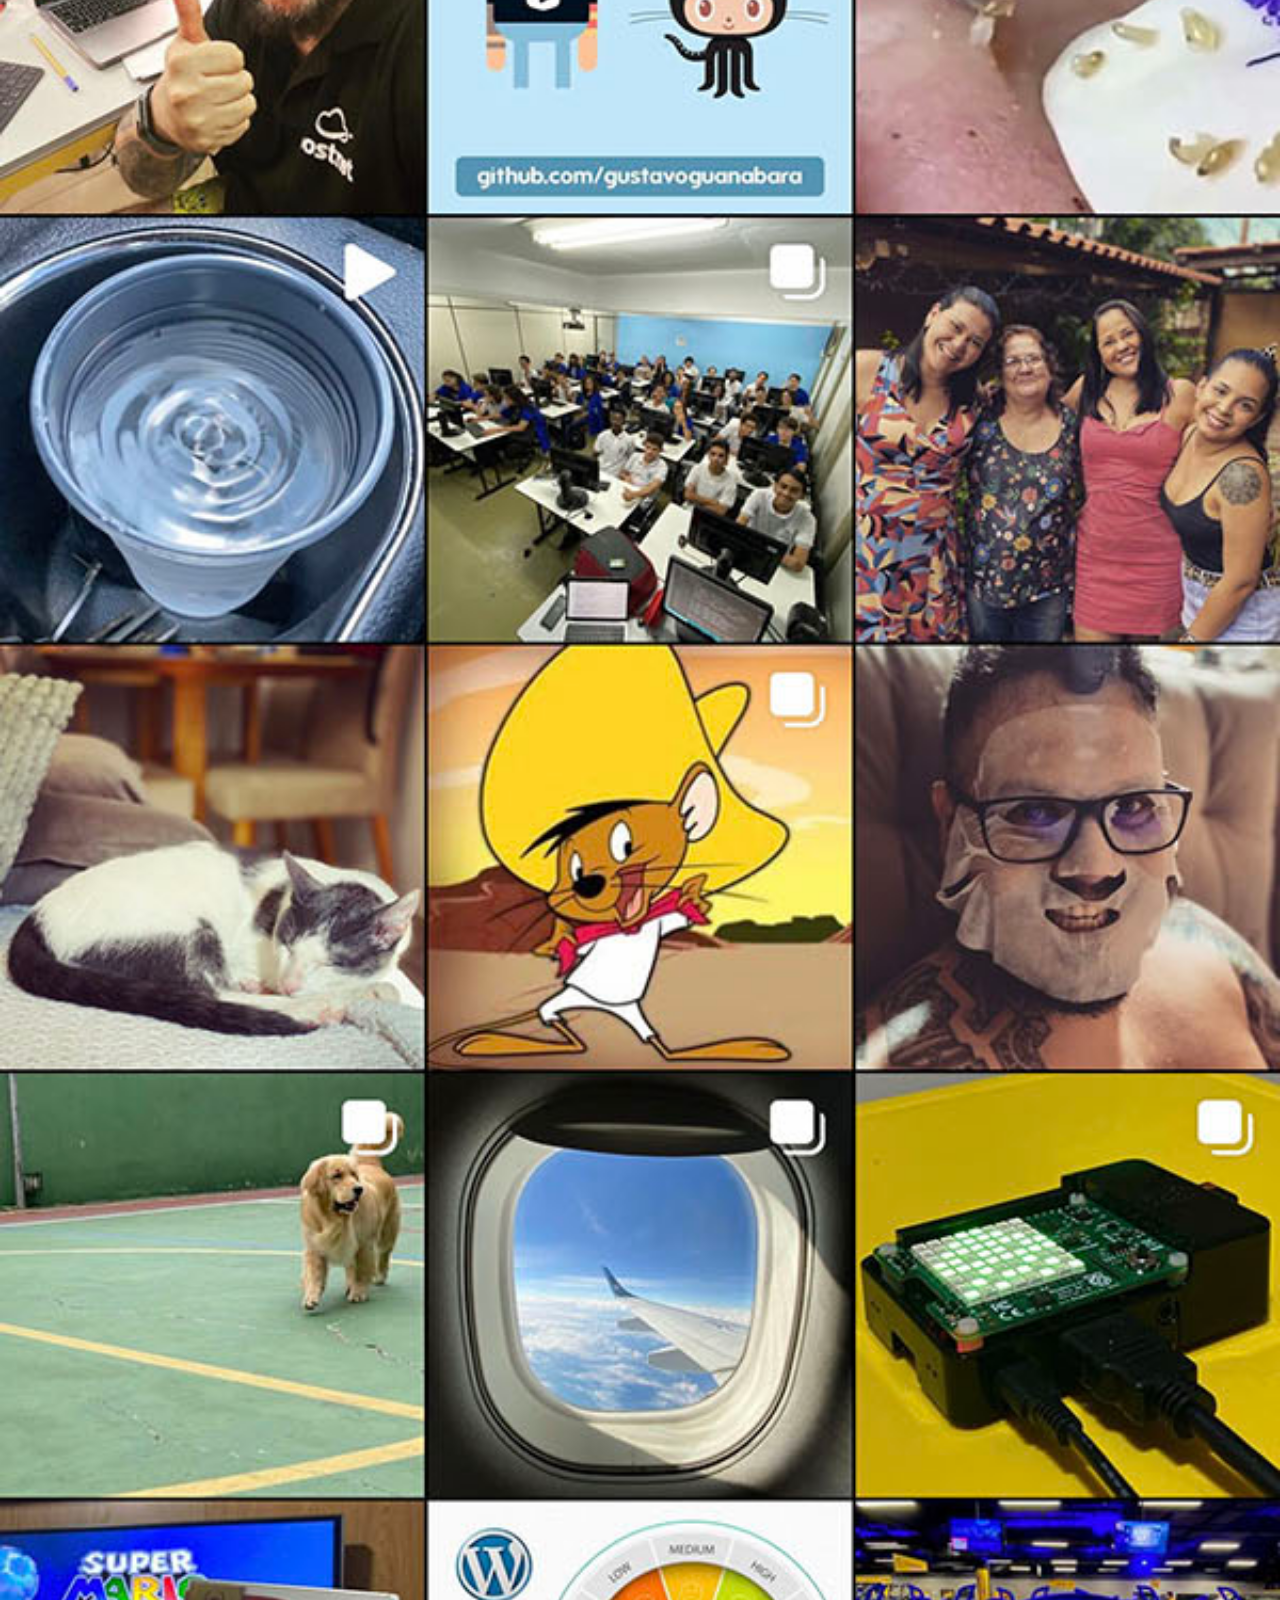
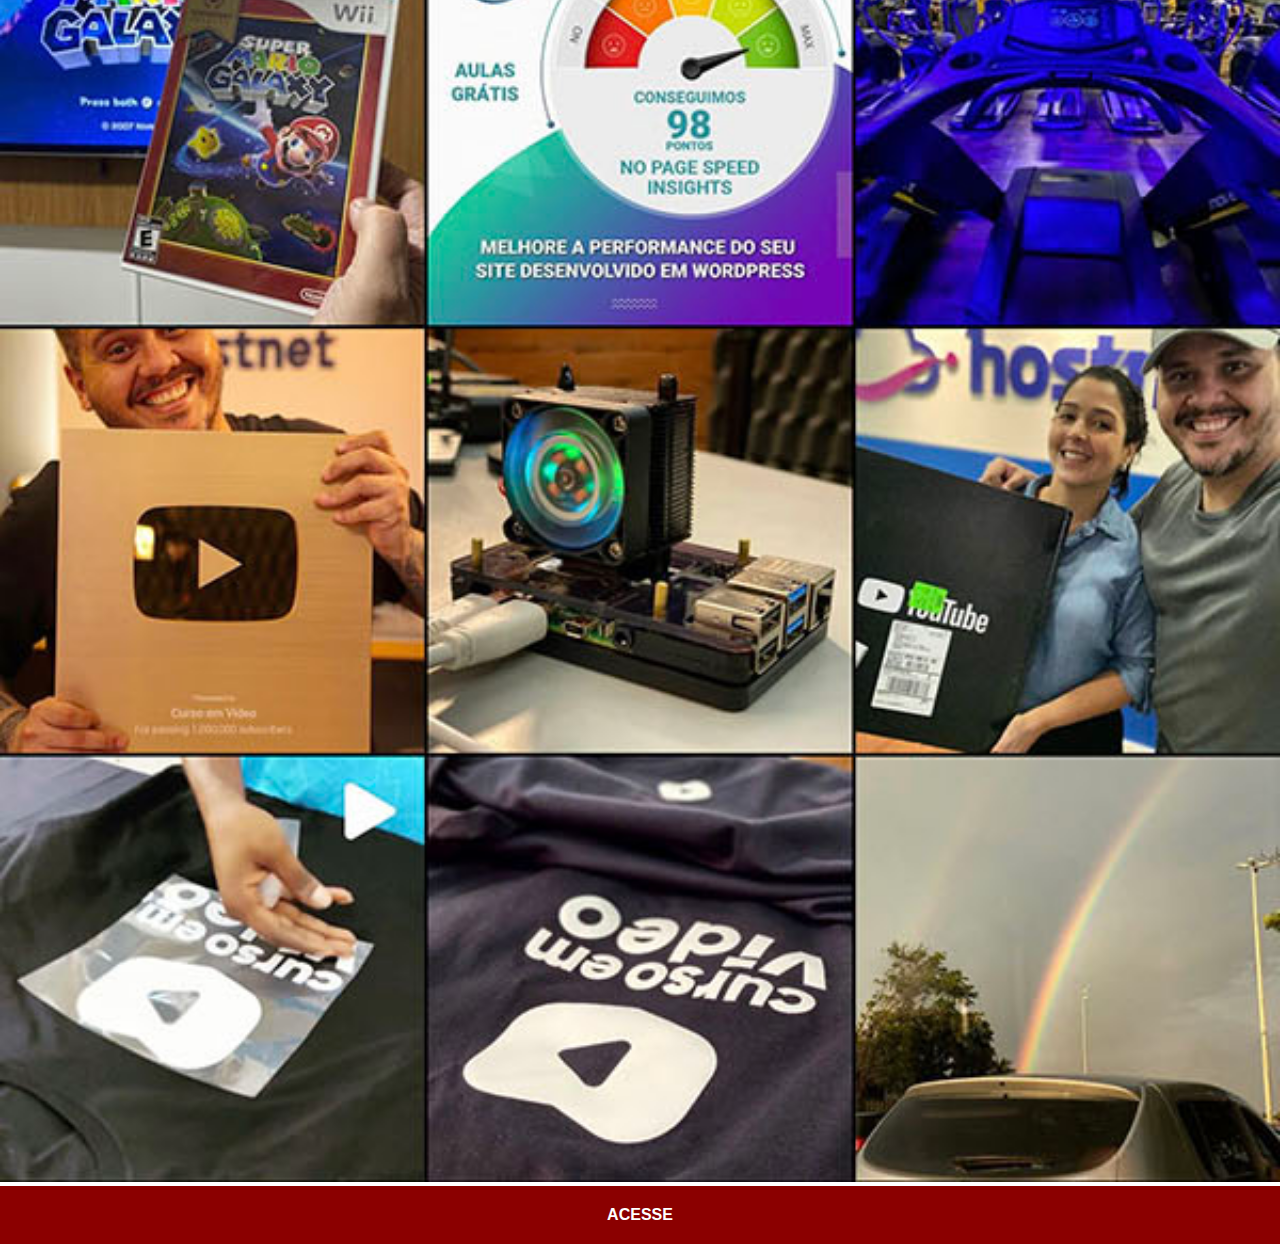
<file: instragram.html>
<!DOCTYPE html>
<html lang="pt-br">
<head>
    <meta charset="UTF-8">
    <meta http-equiv="X-UA-Compatible" content="IE=edge">
    <meta name="viewport" content="width=device-width, initial-scale=1.0">
    <title>Intagram</title>
    <link rel="stylesheet" href="estilos/social.css">
</head>
<body>
    <img src="imagens/tela-instagram.jpg" alt="Instagram">
    <a href="https://www.instagram.com/gustavoguanabara/" target="_blank">ACESSE</a>
</body>
</html>
</file>
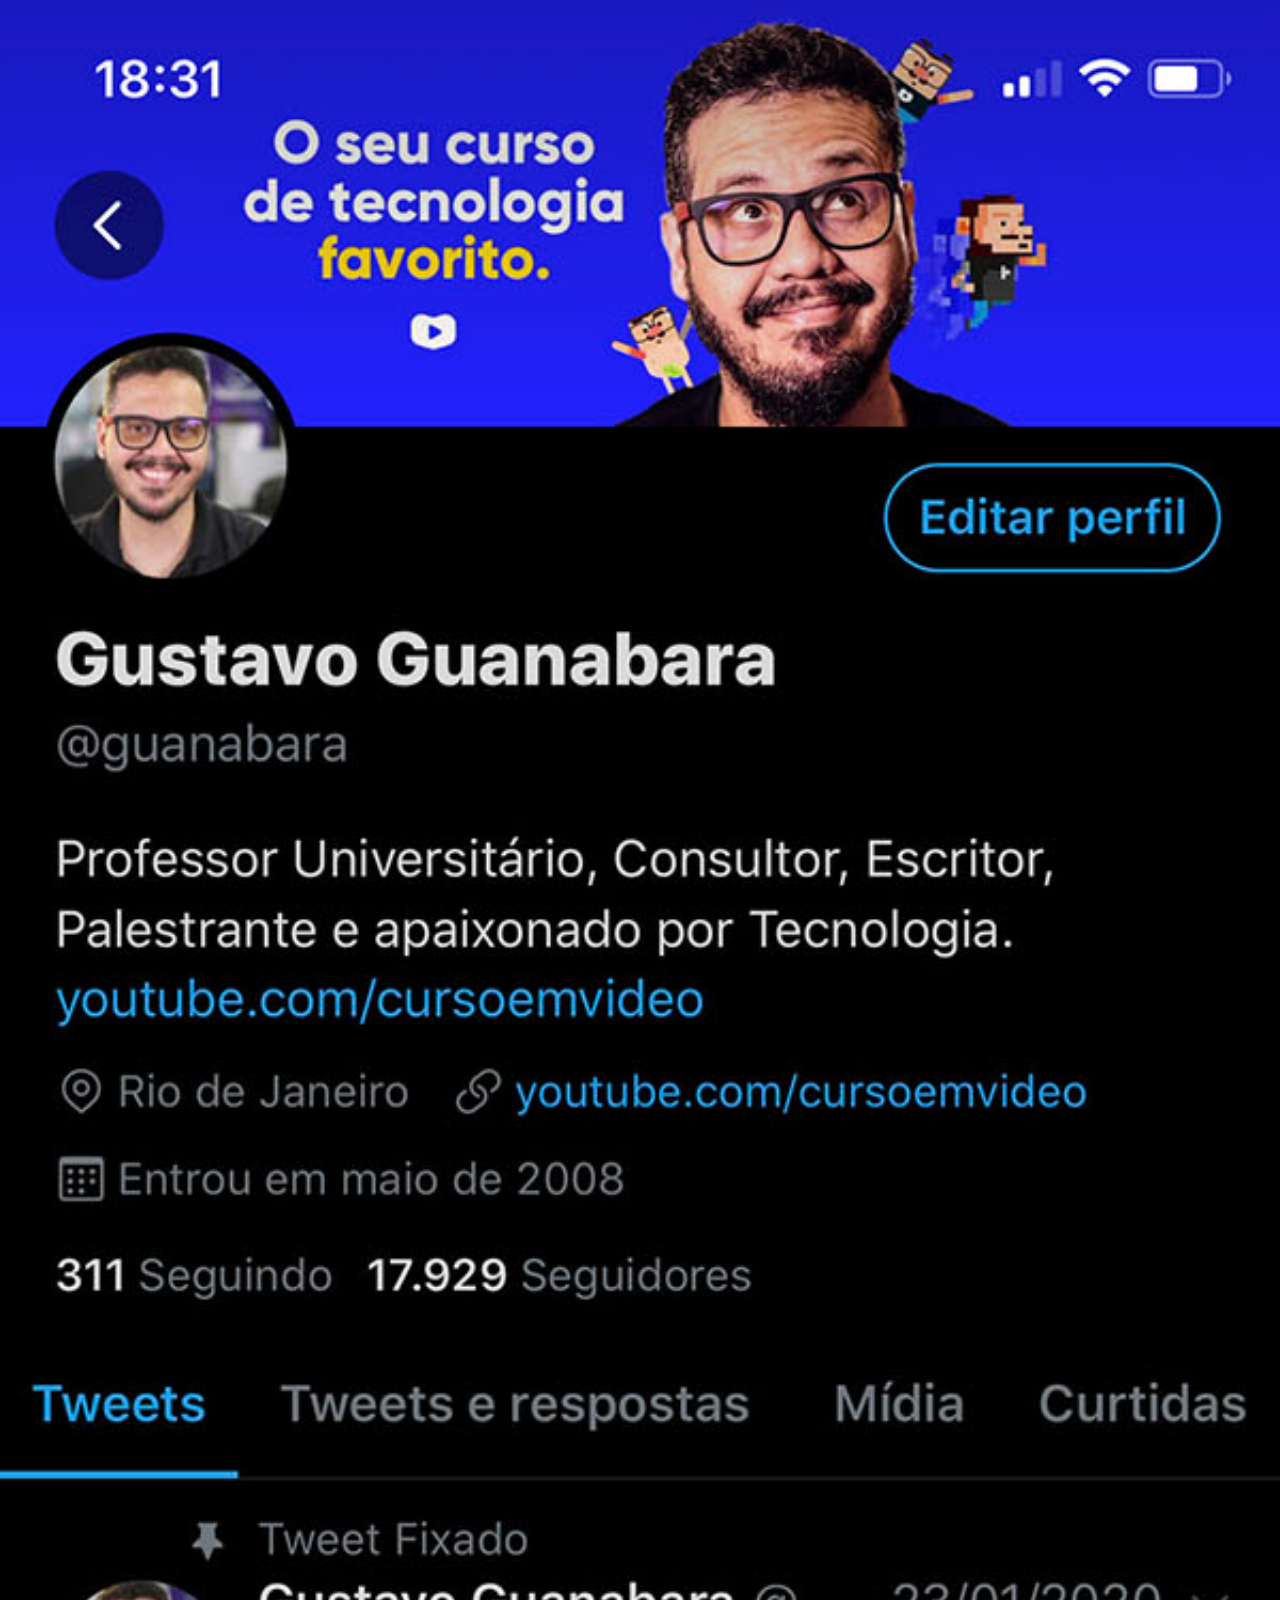
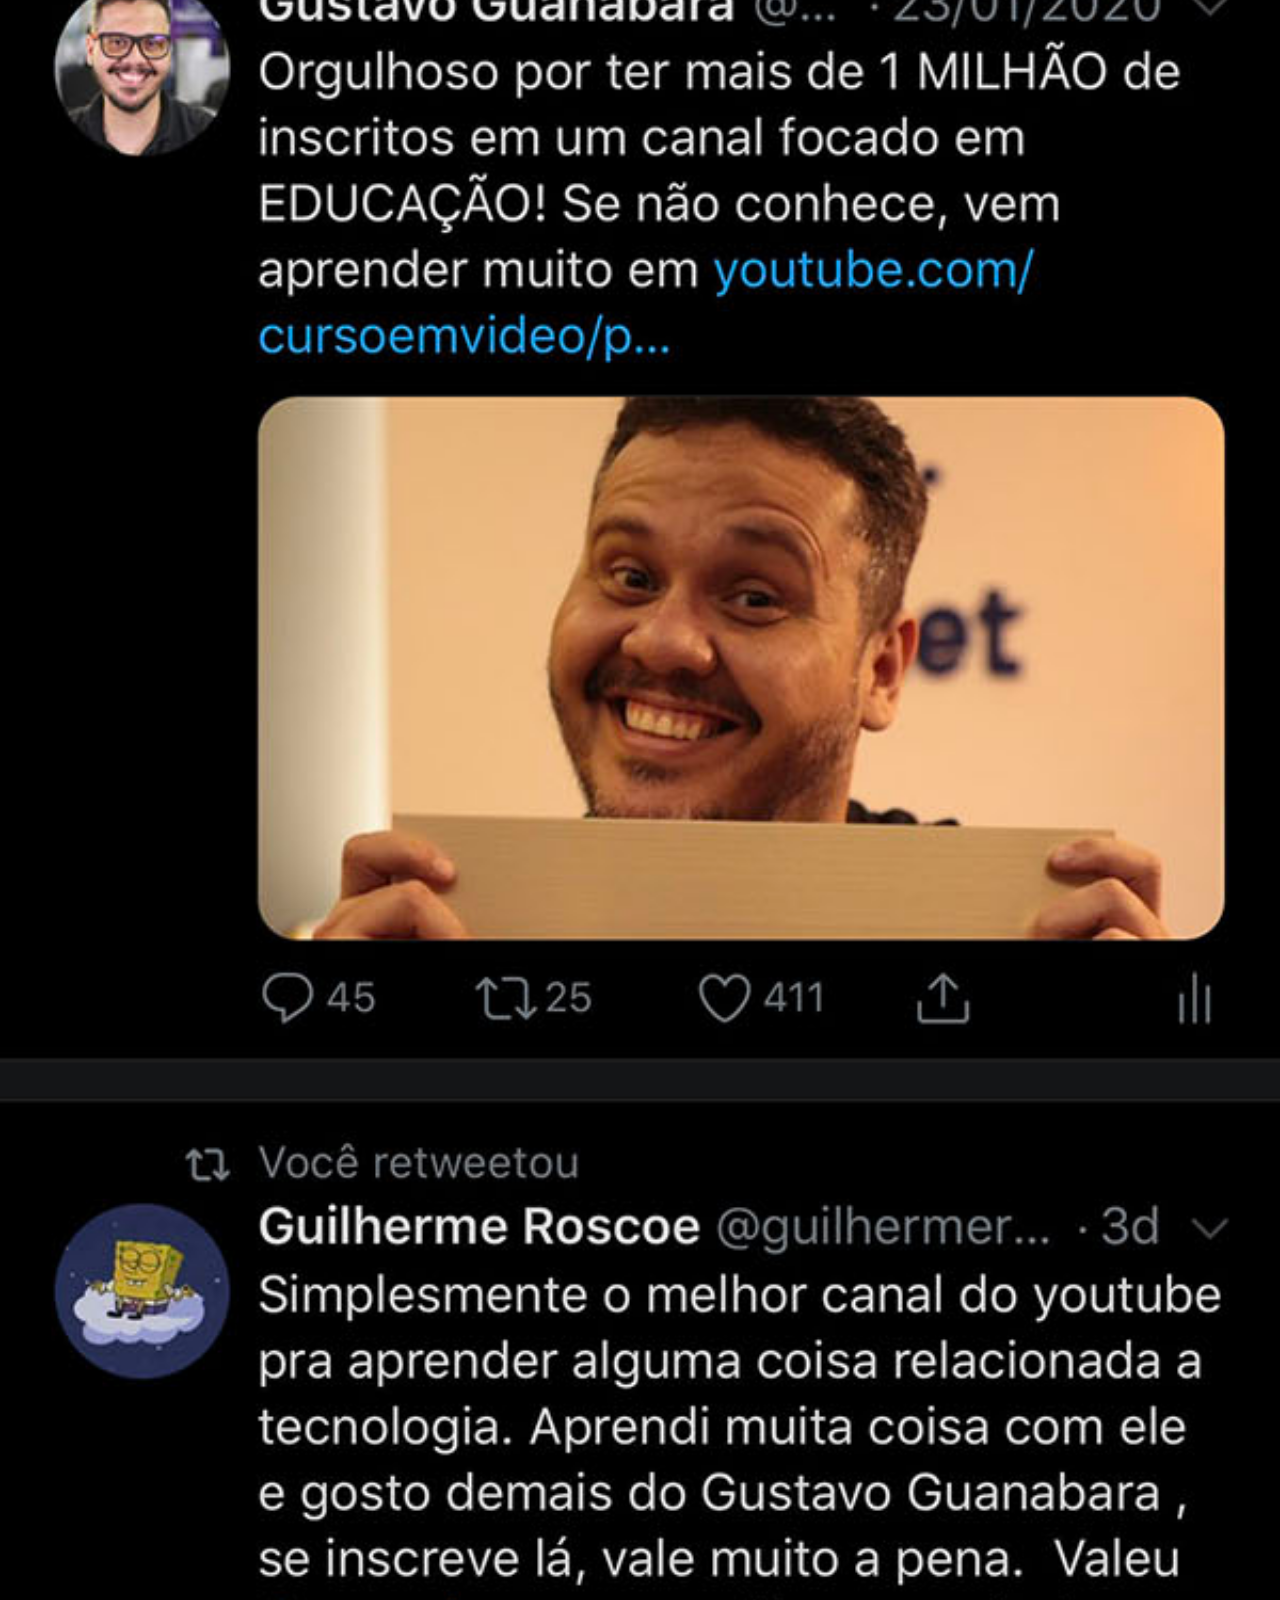
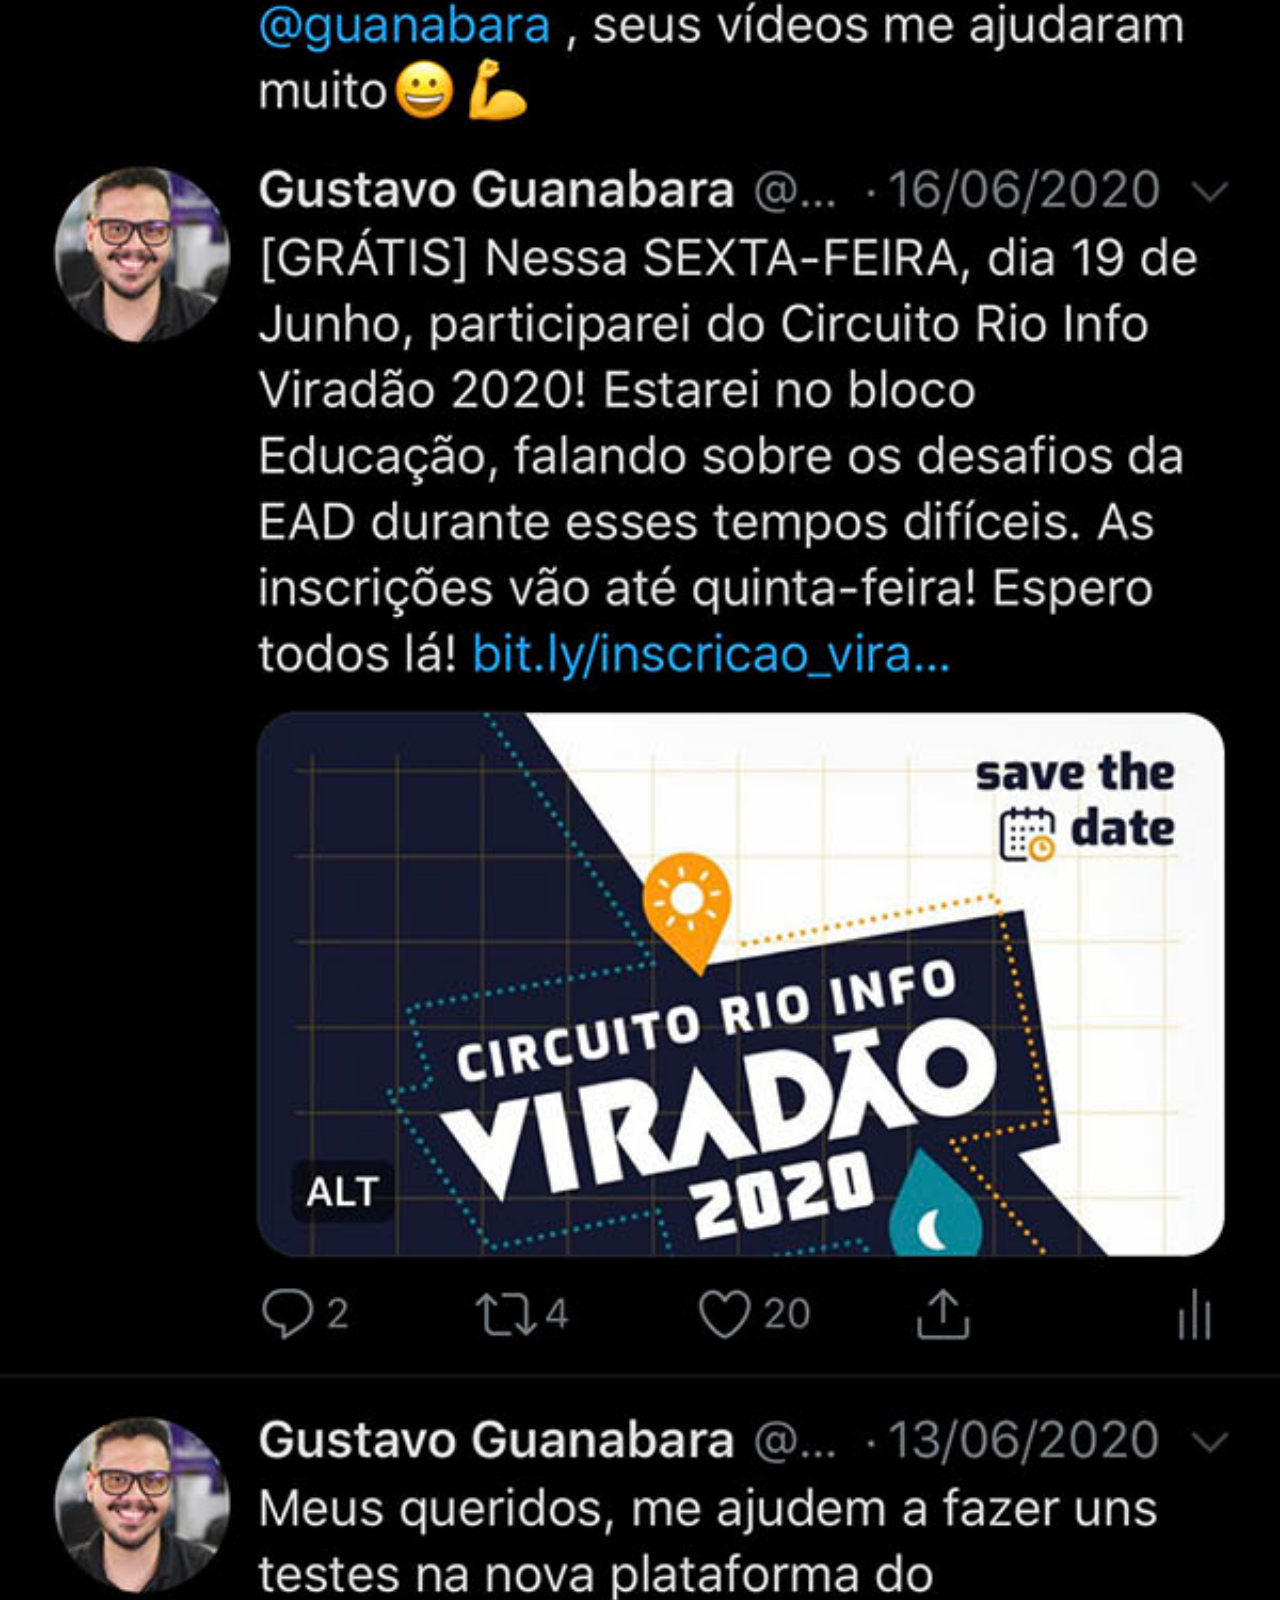
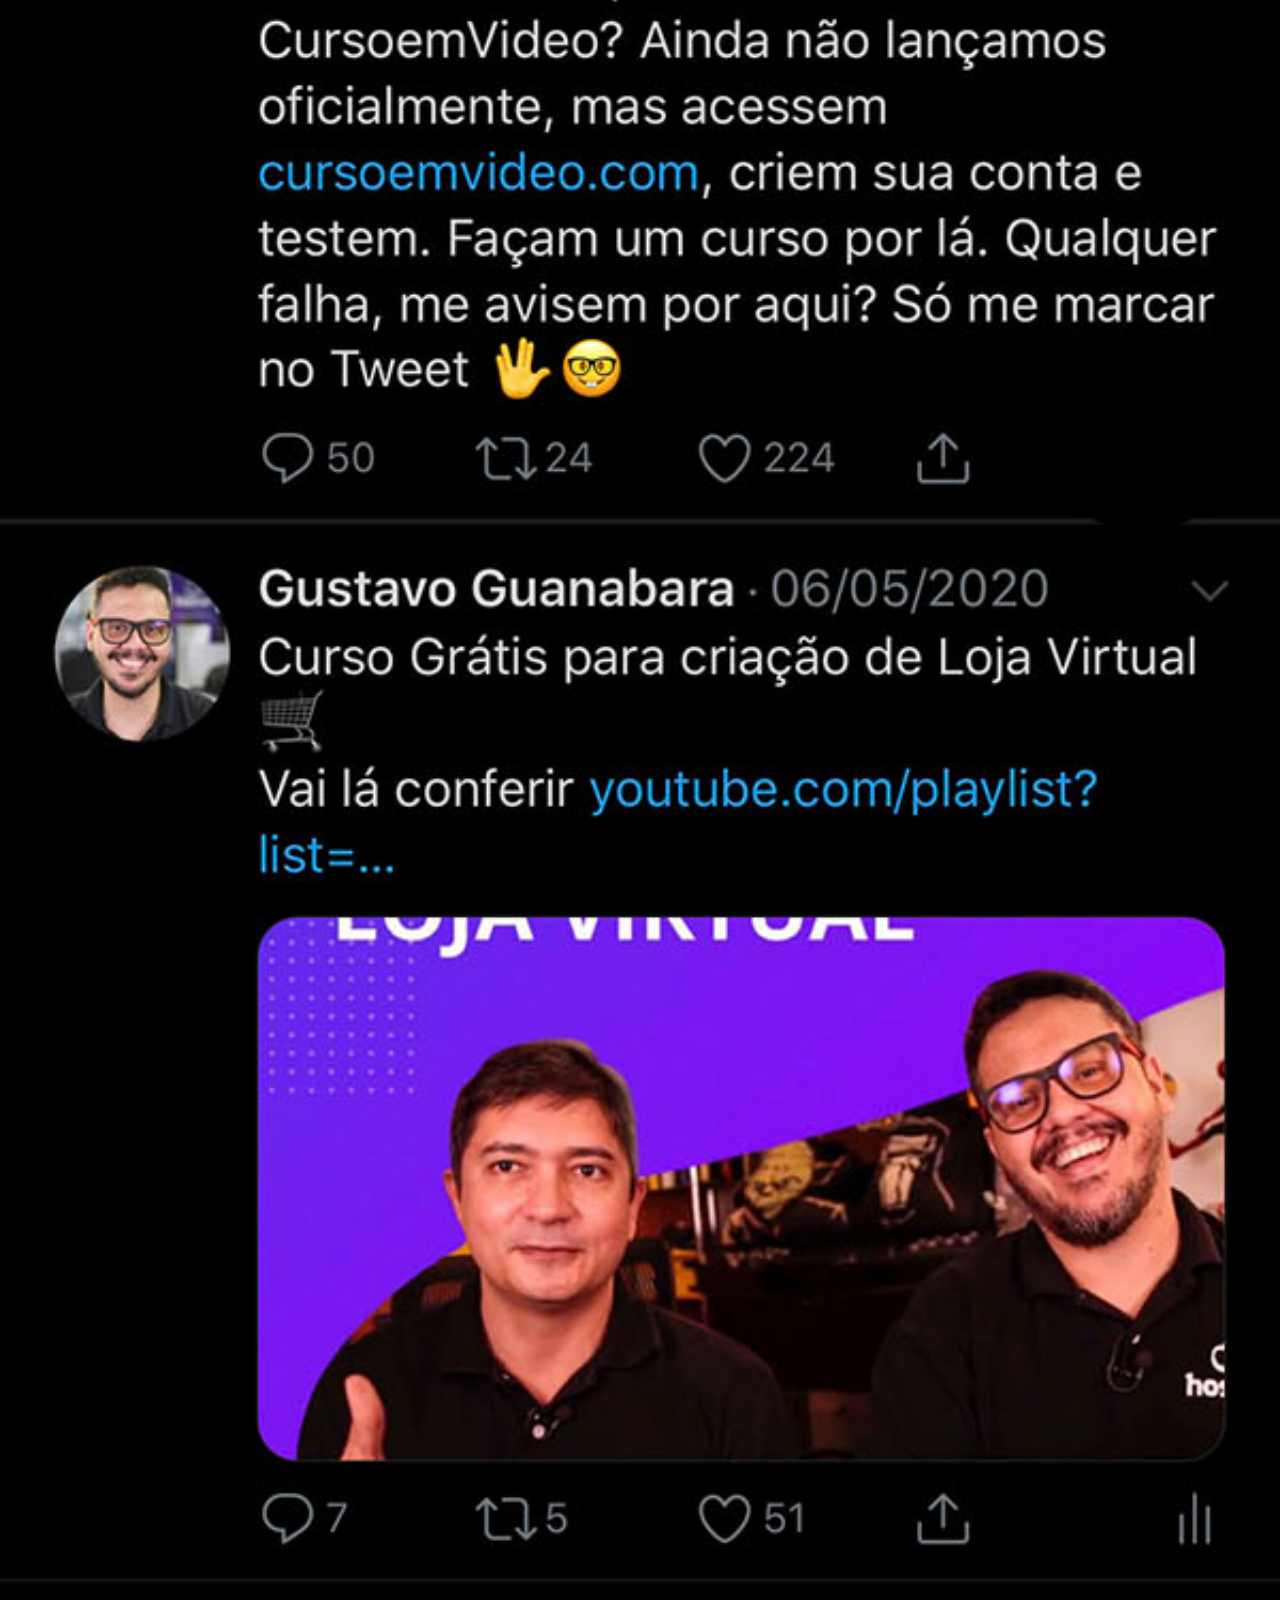
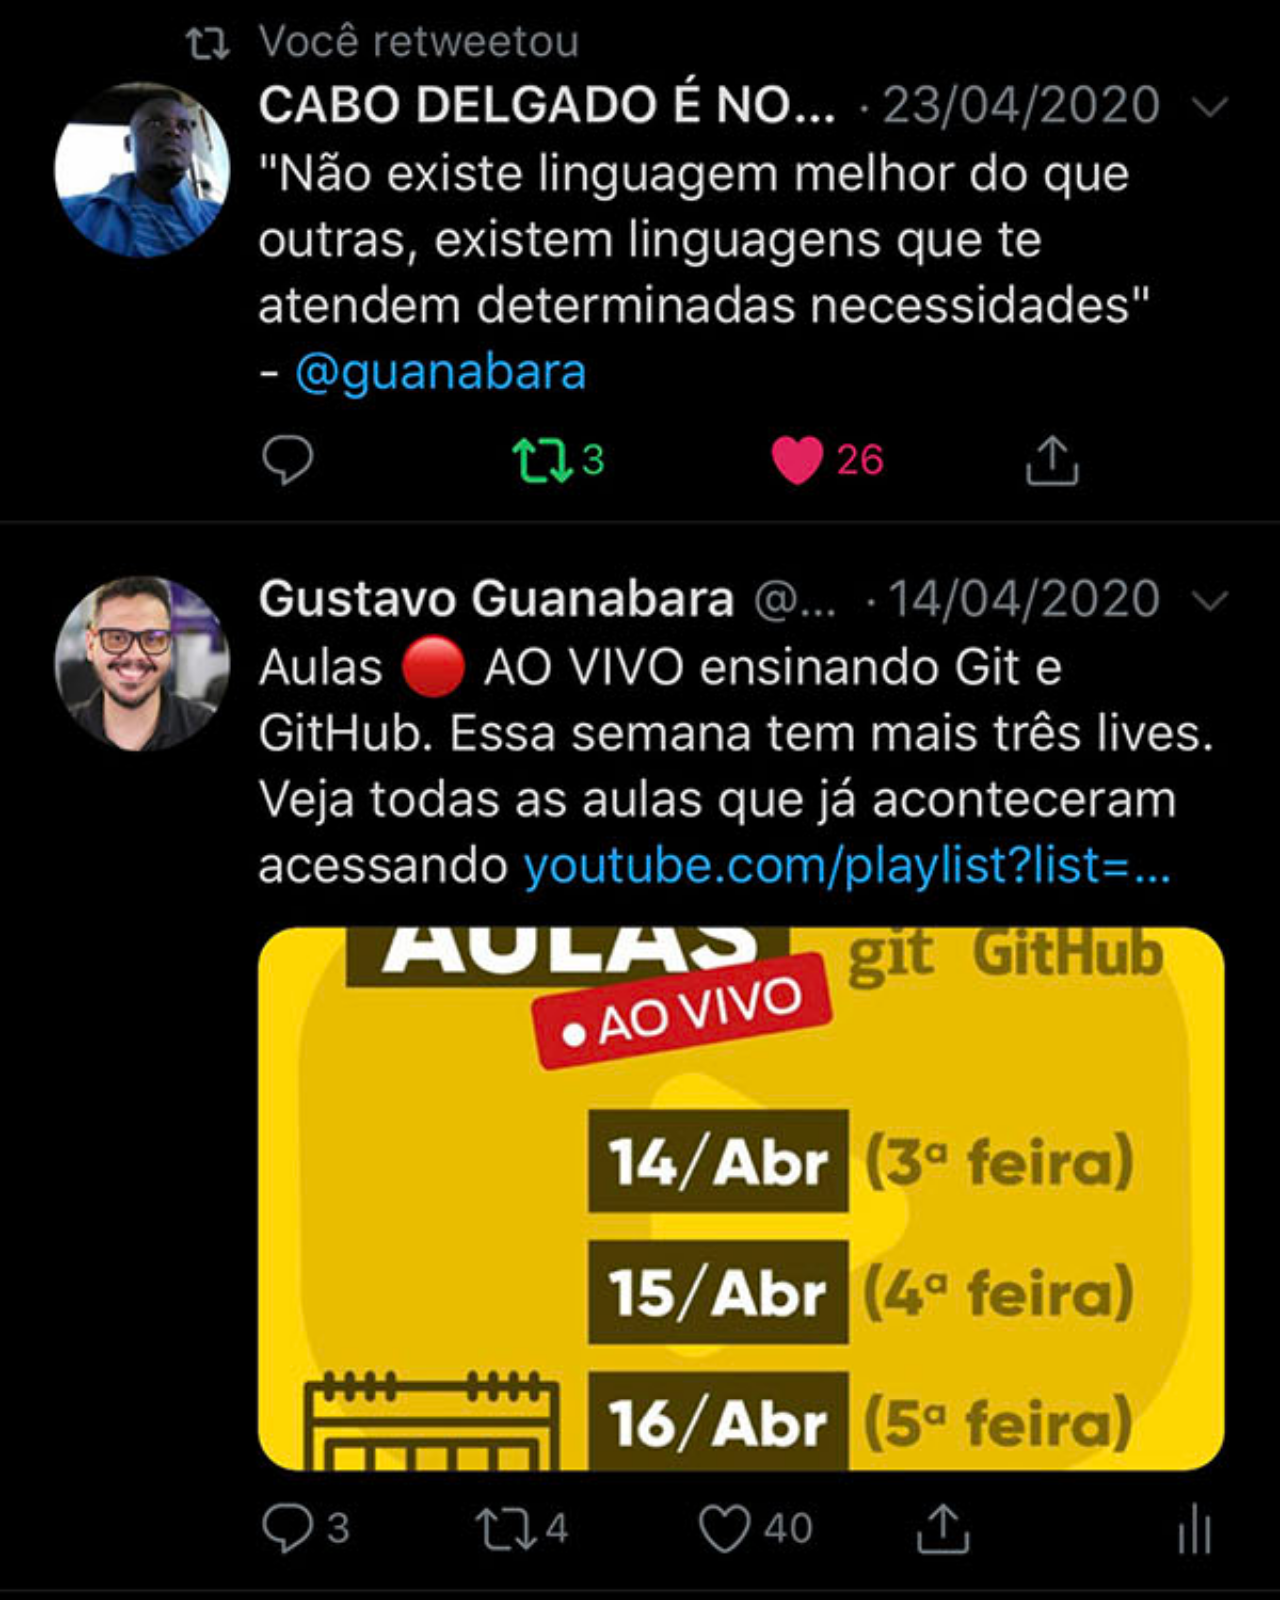
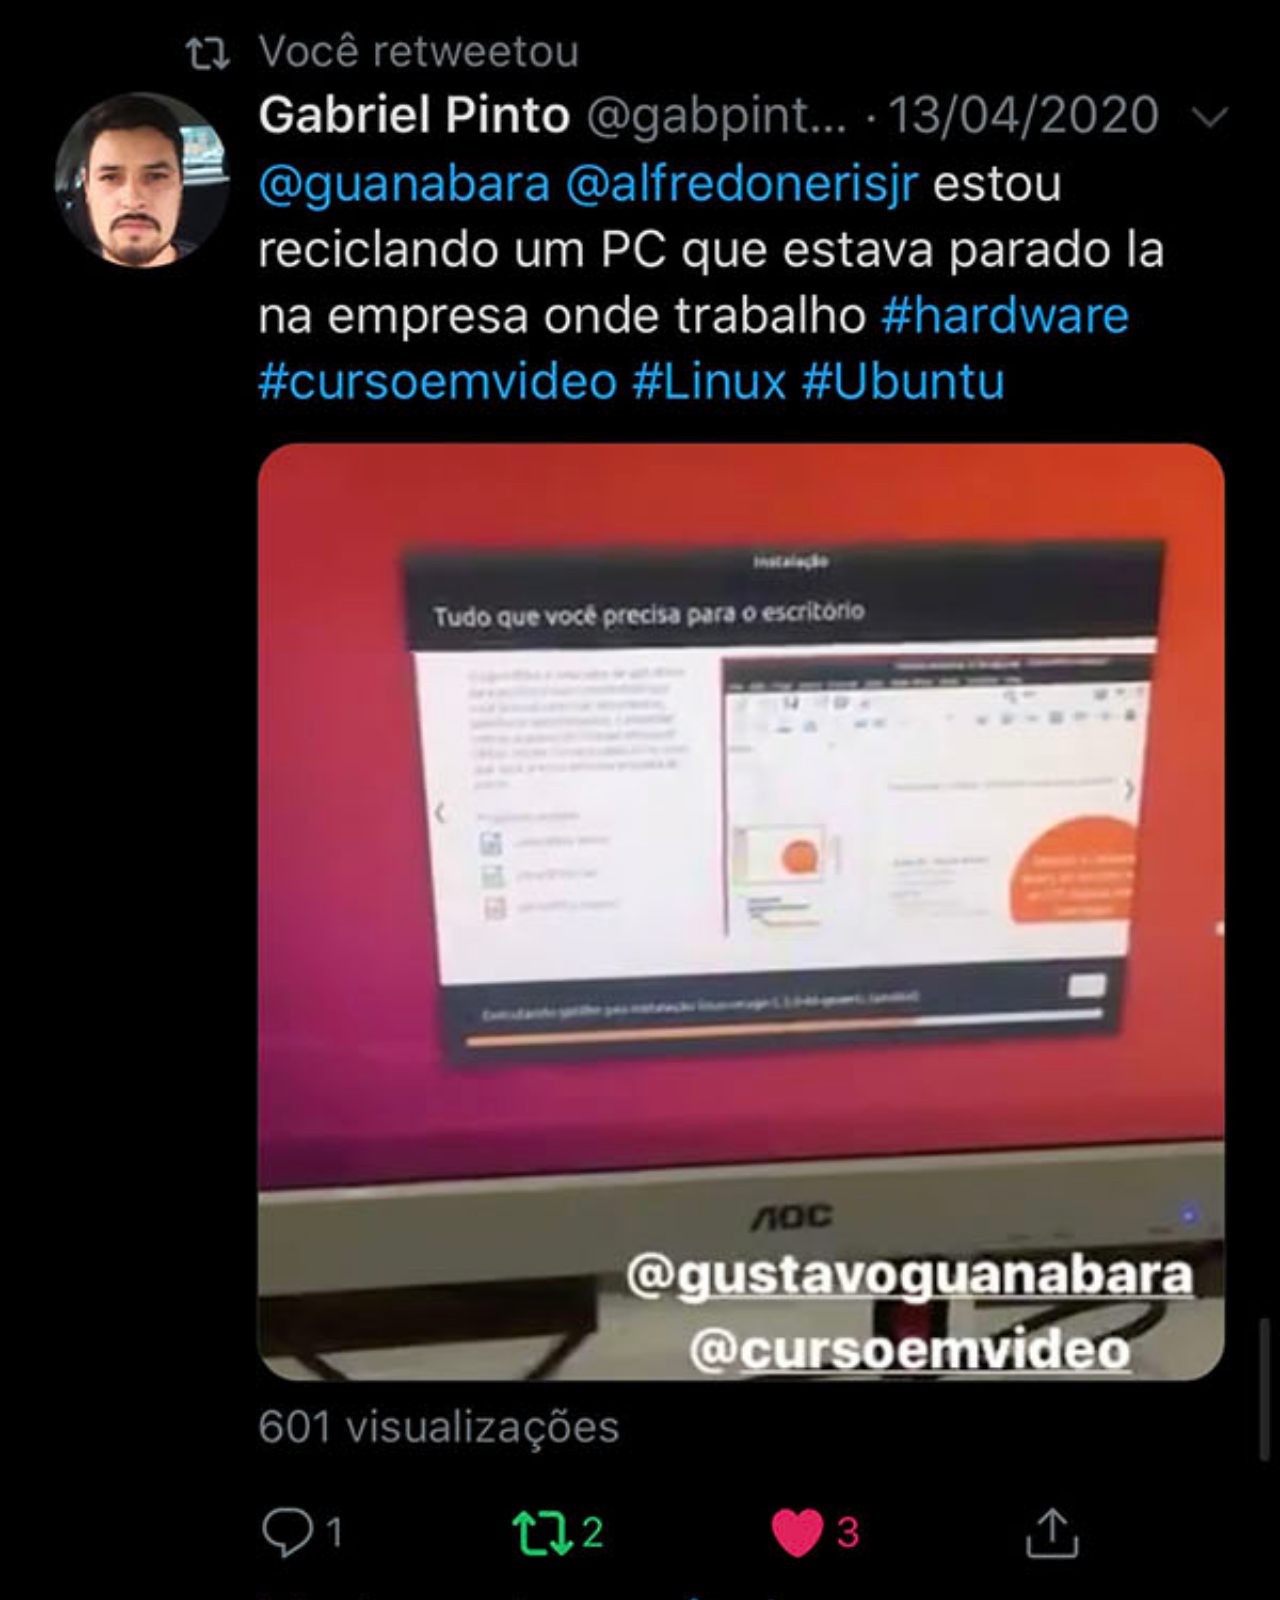
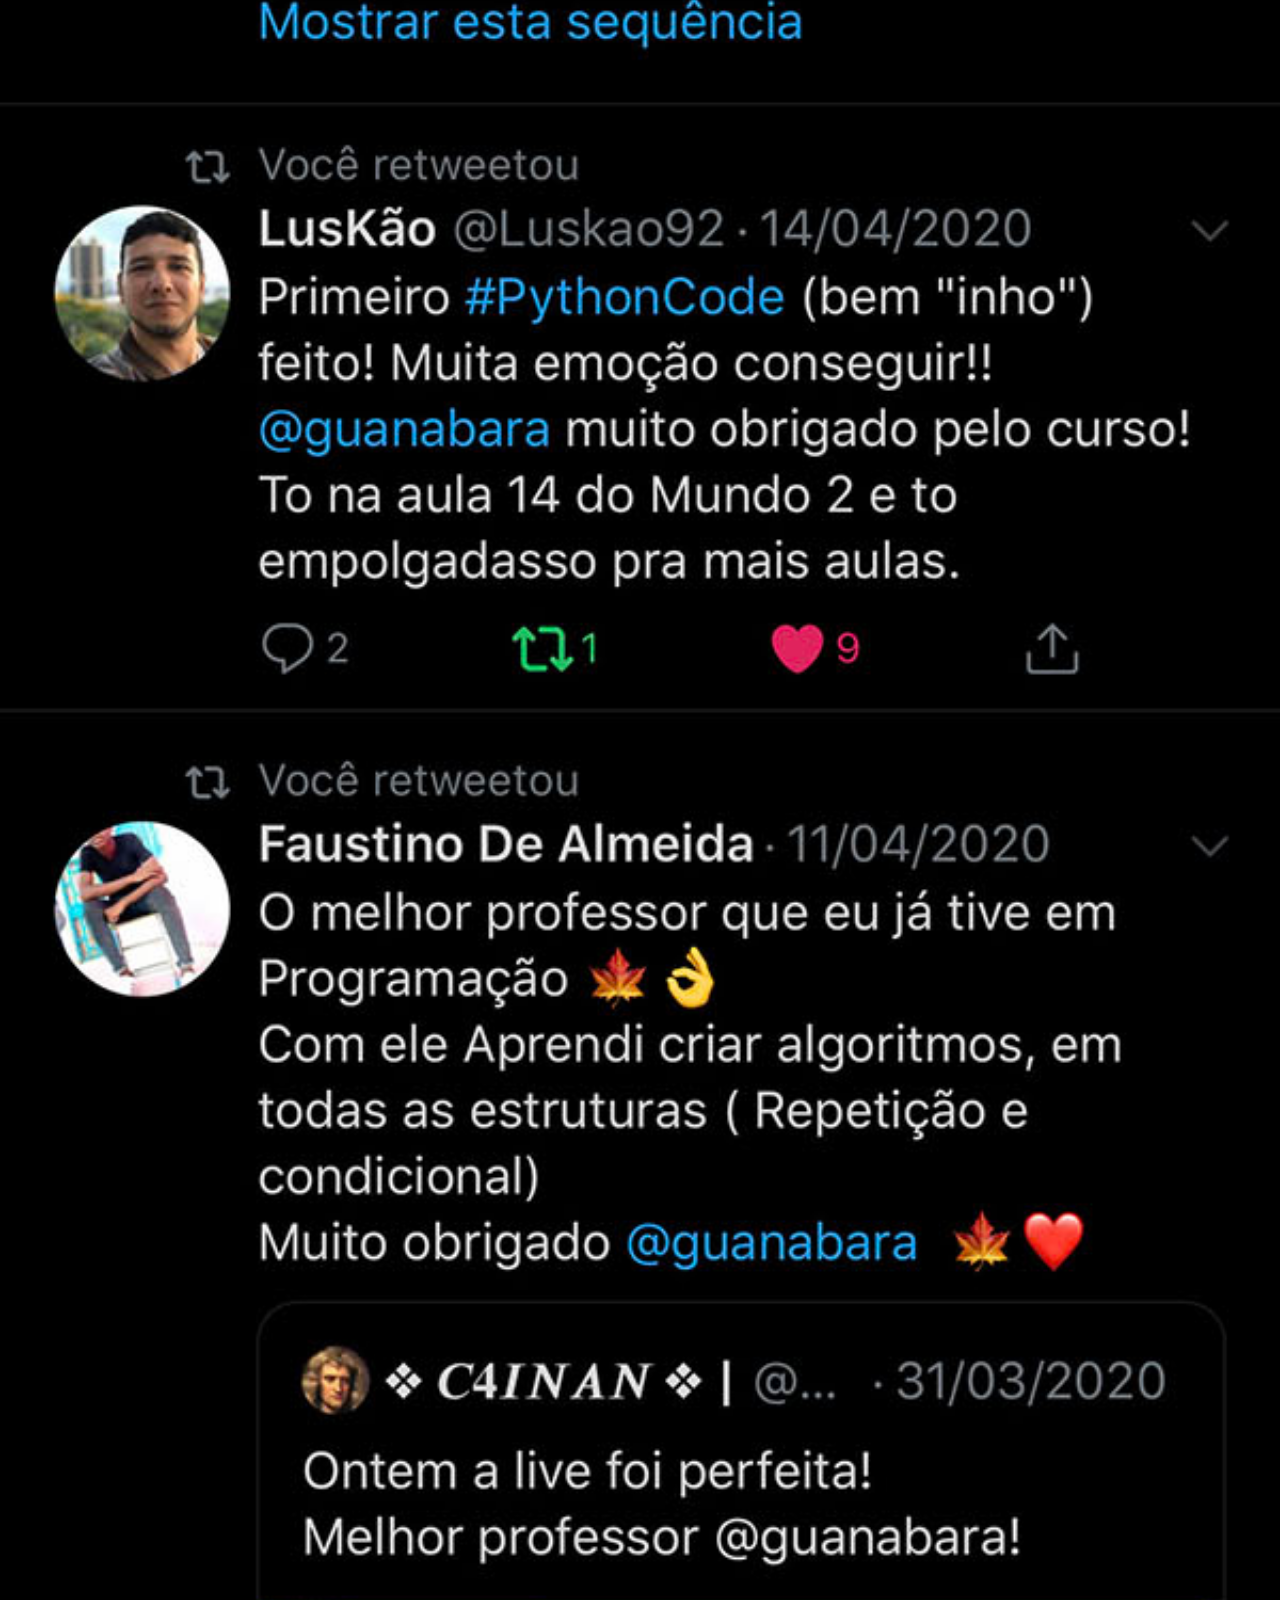
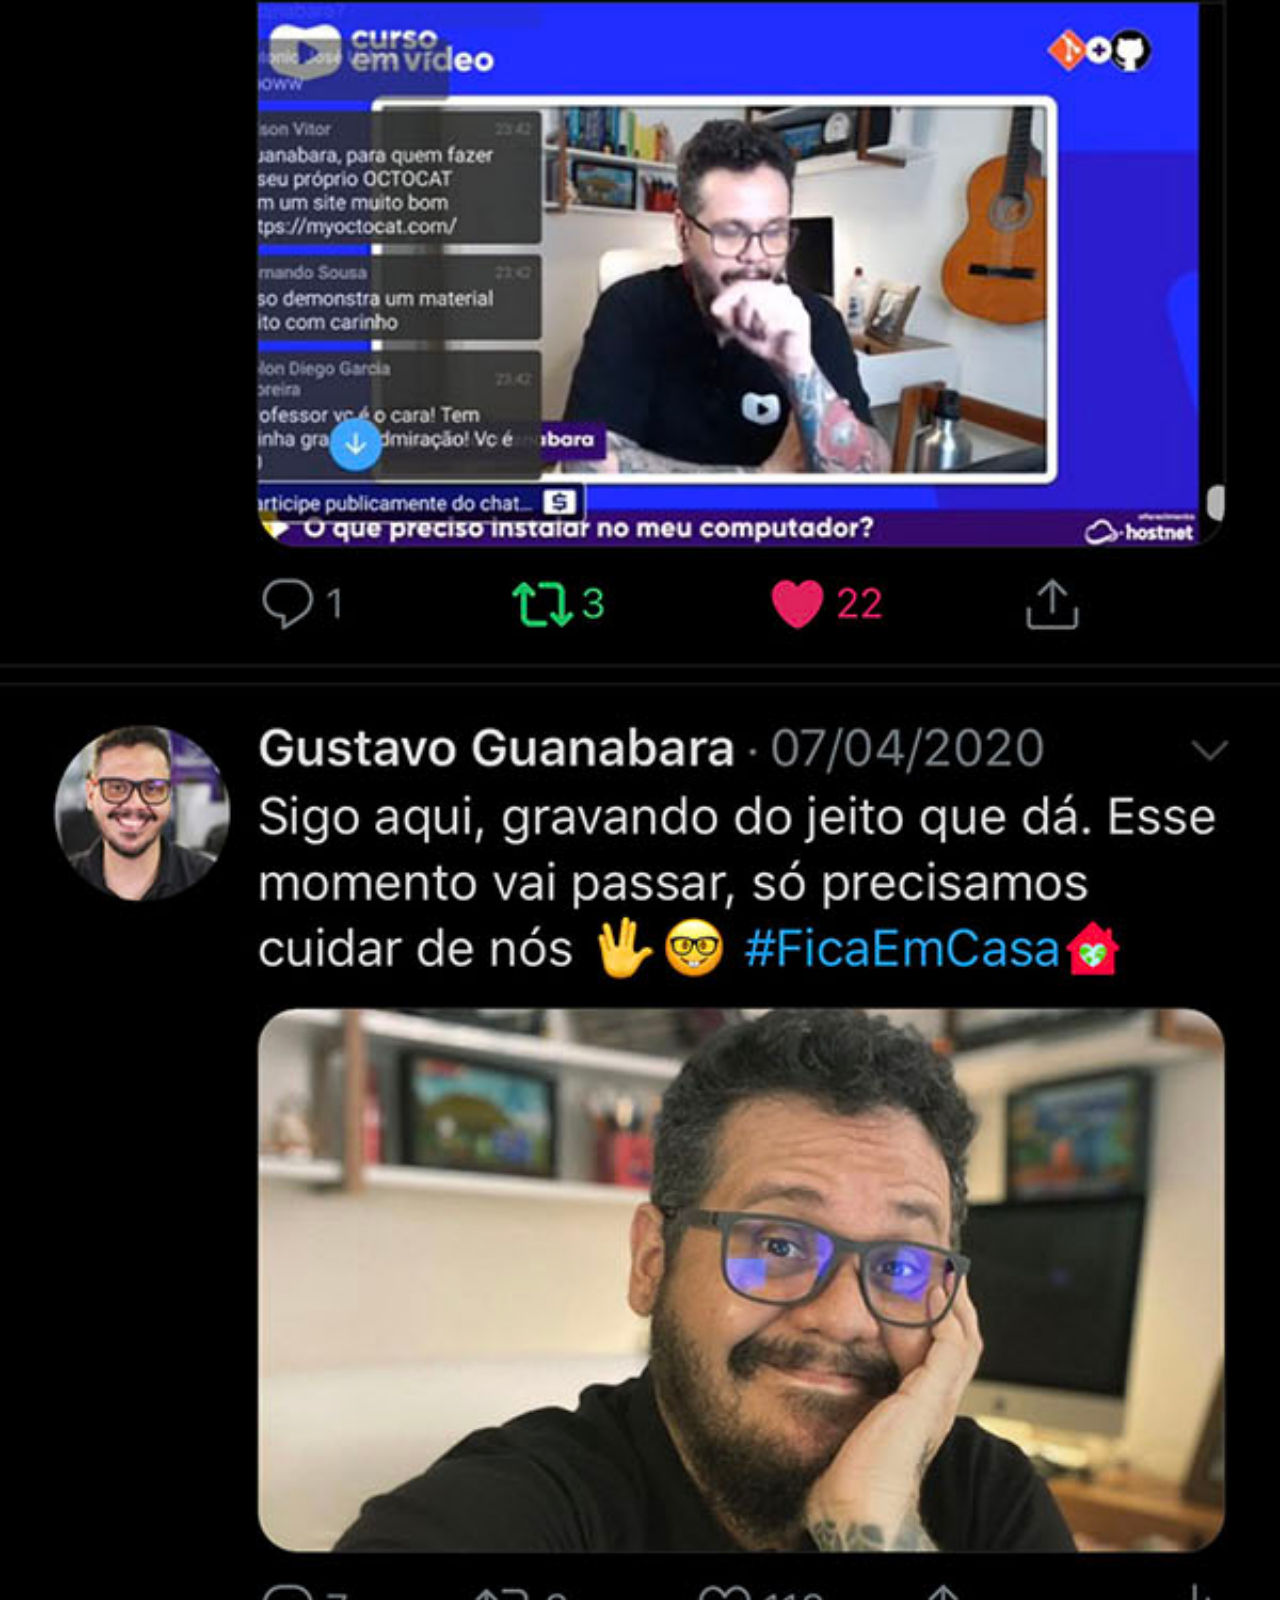
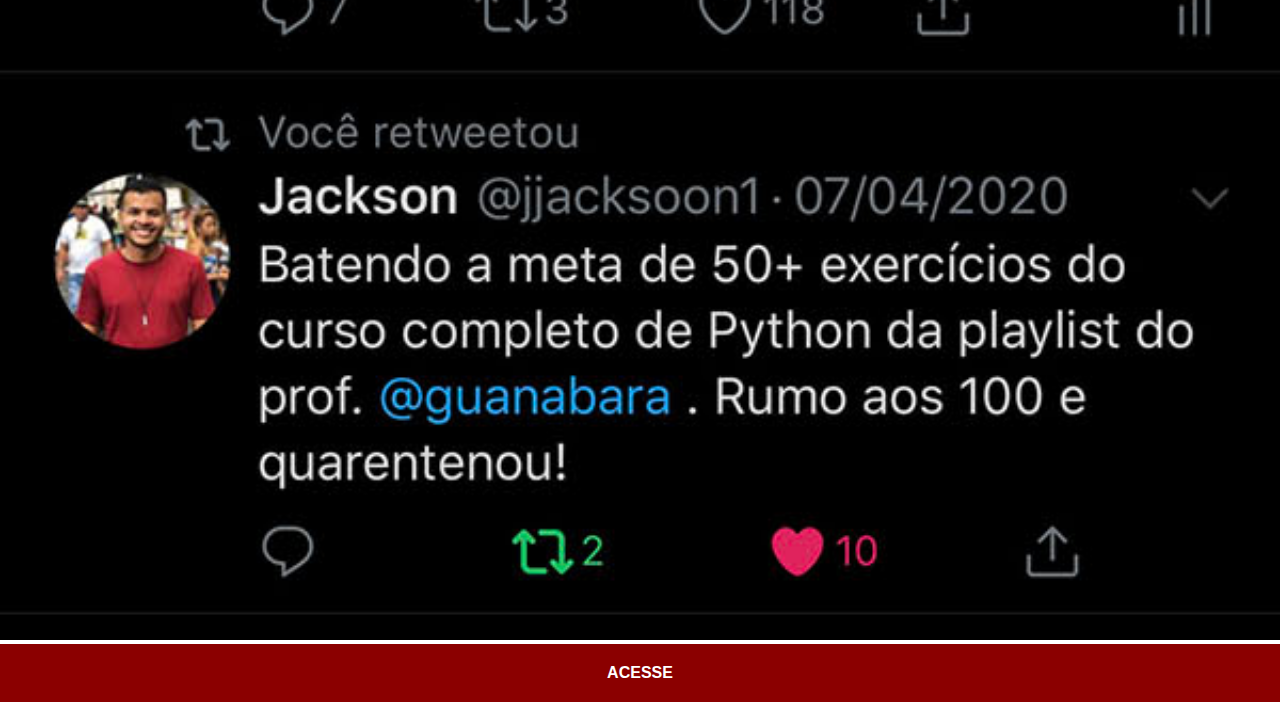
<file: twitter.html>
<!DOCTYPE html>
<html lang="pt-br">
<head>
    <meta charset="UTF-8">
    <meta http-equiv="X-UA-Compatible" content="IE=edge">
    <meta name="viewport" content="width=device-width, initial-scale=1.0">
    <title>Twitter</title>
    <link rel="stylesheet" href="estilos/social.css">
</head>
<body>
    <img src="imagens/tela-twitter.jpg" alt="Twitter">
    <a href="https://www.twitter.com/gustavoguanabara/" target="_blank">ACESSE</a>
    
</body>
</html>
</file>
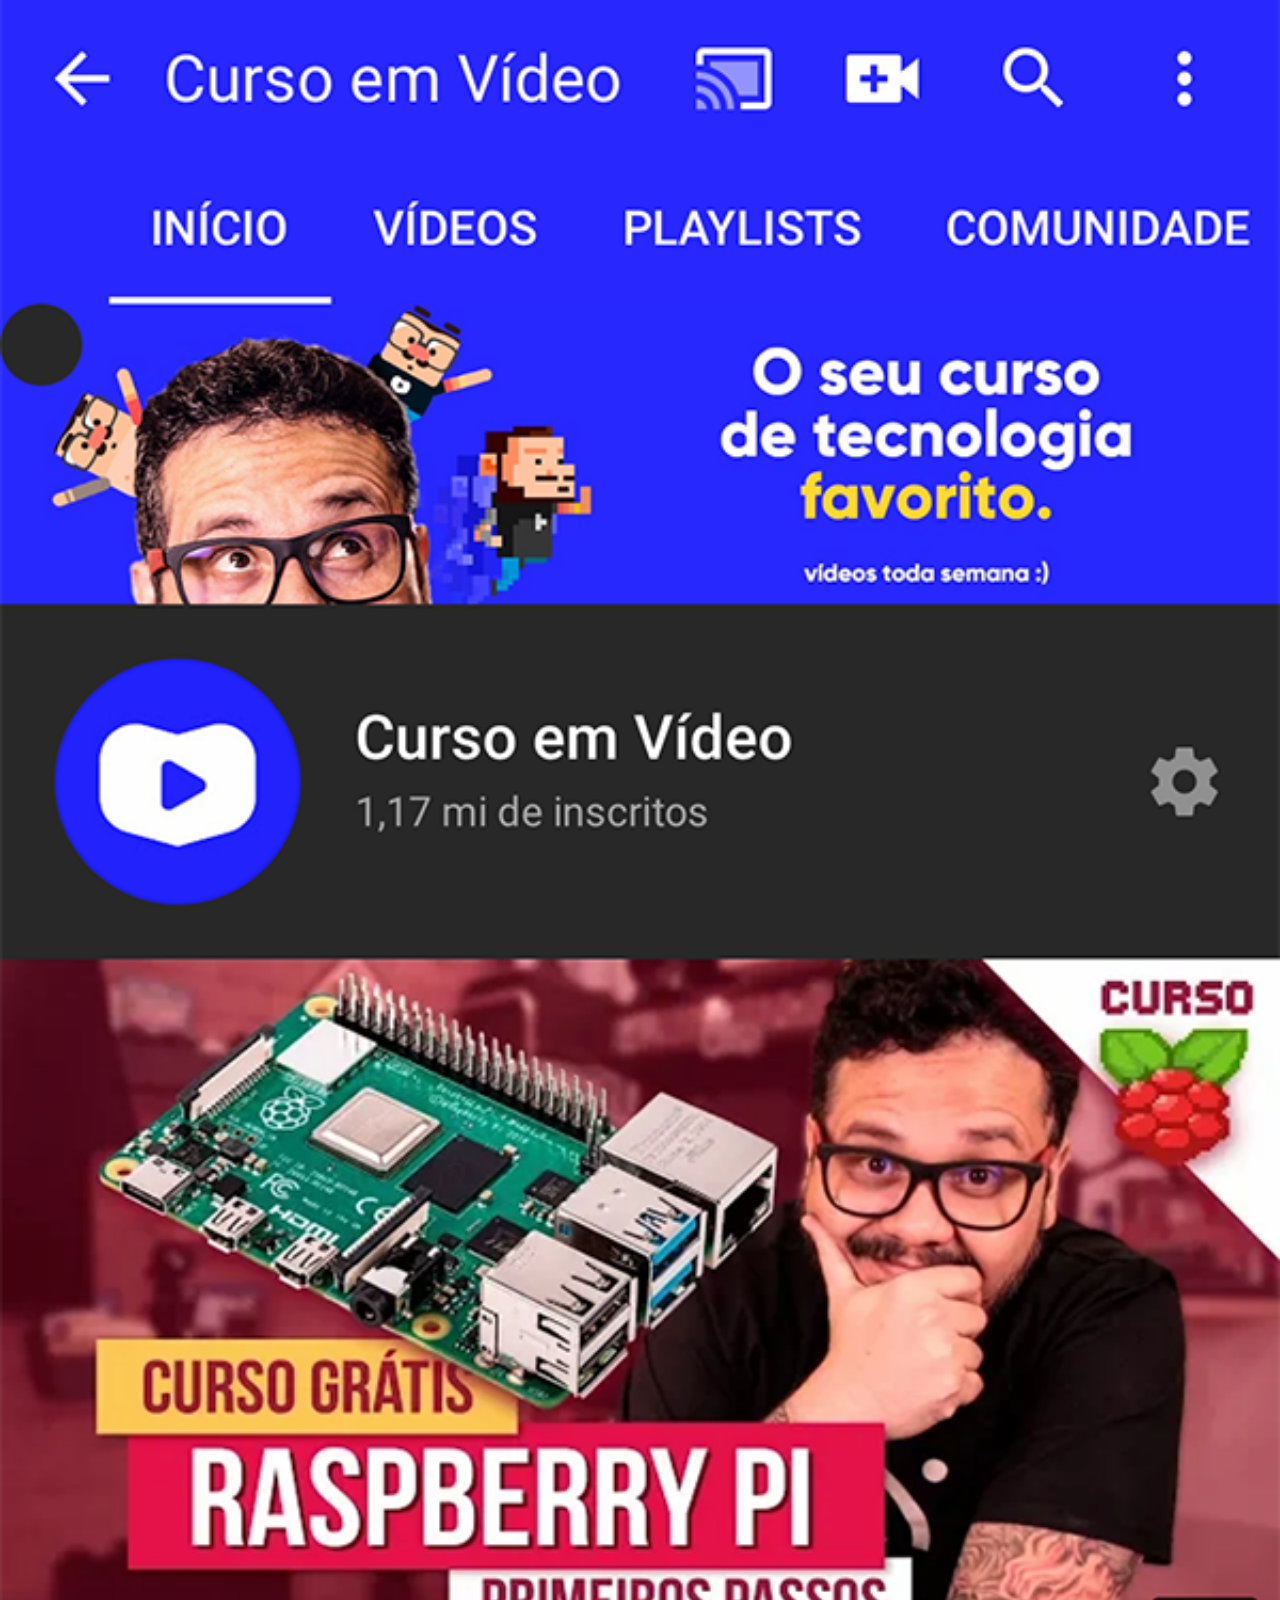
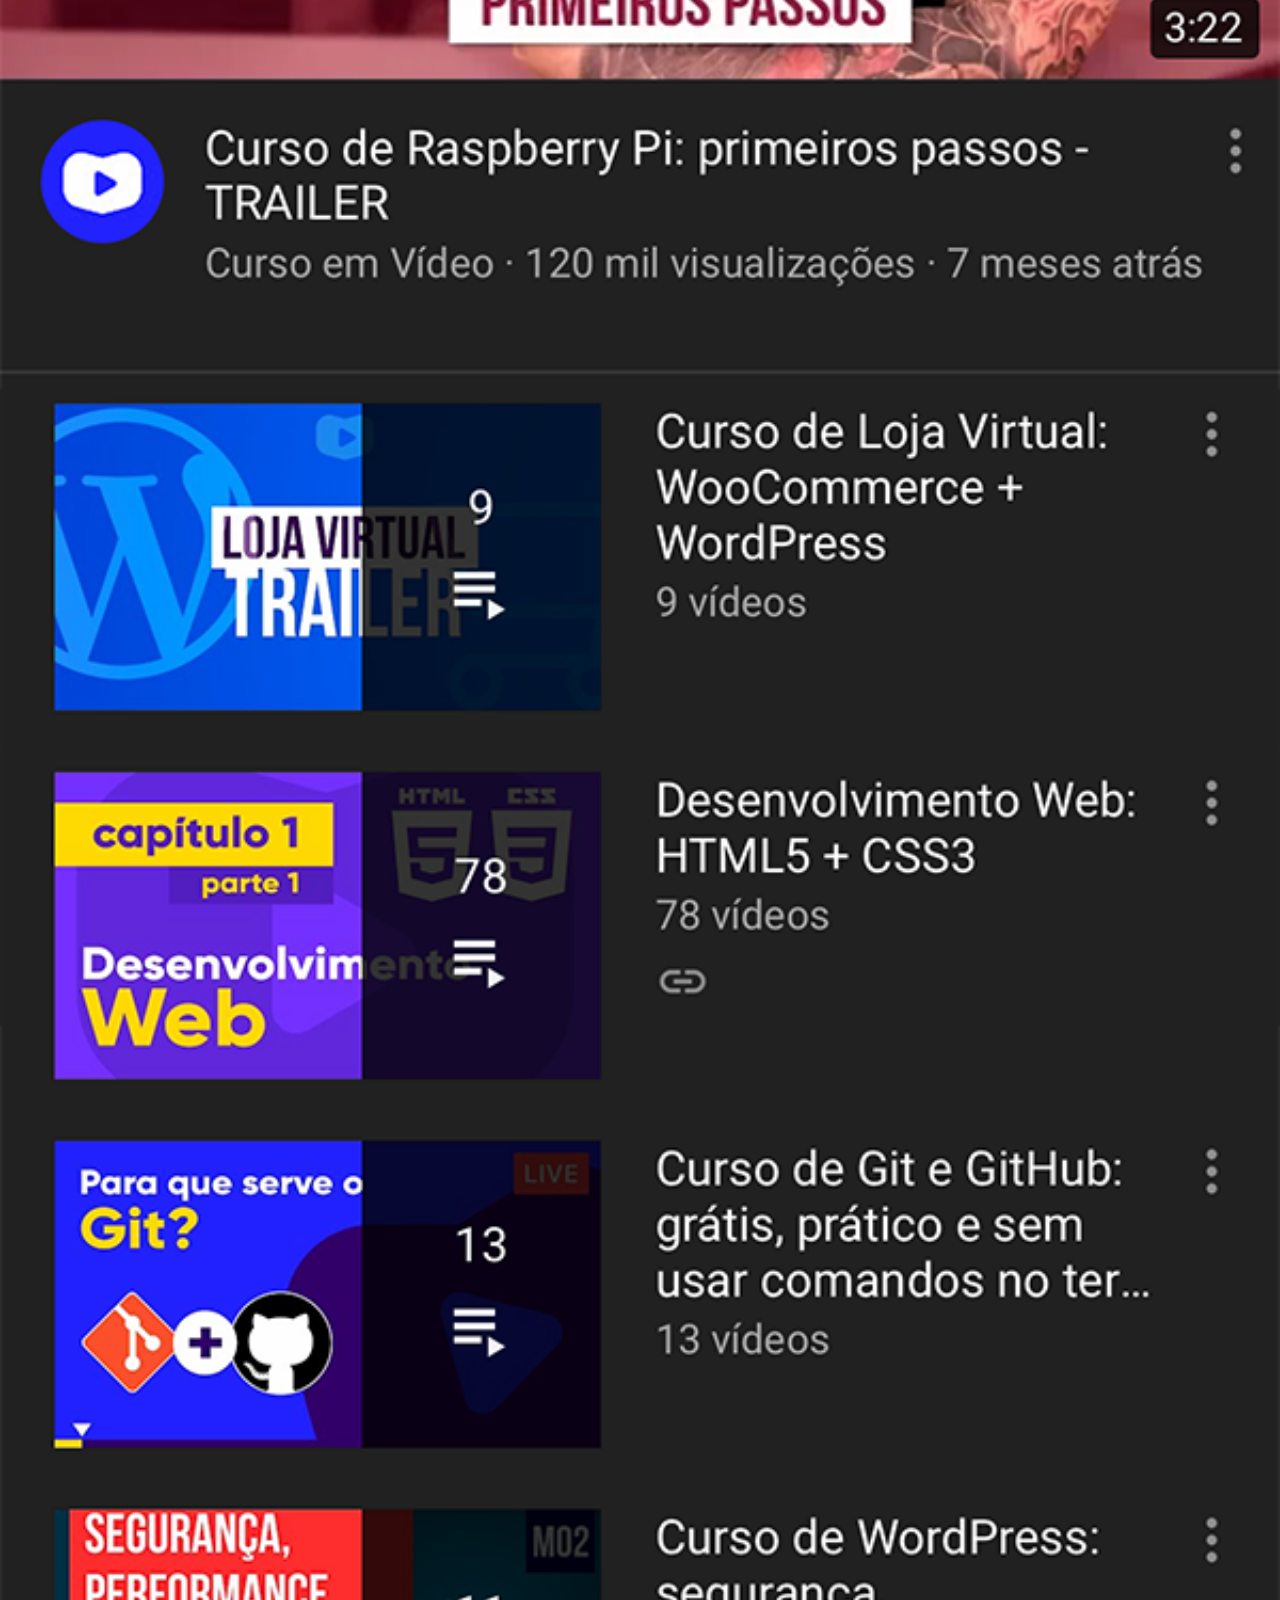
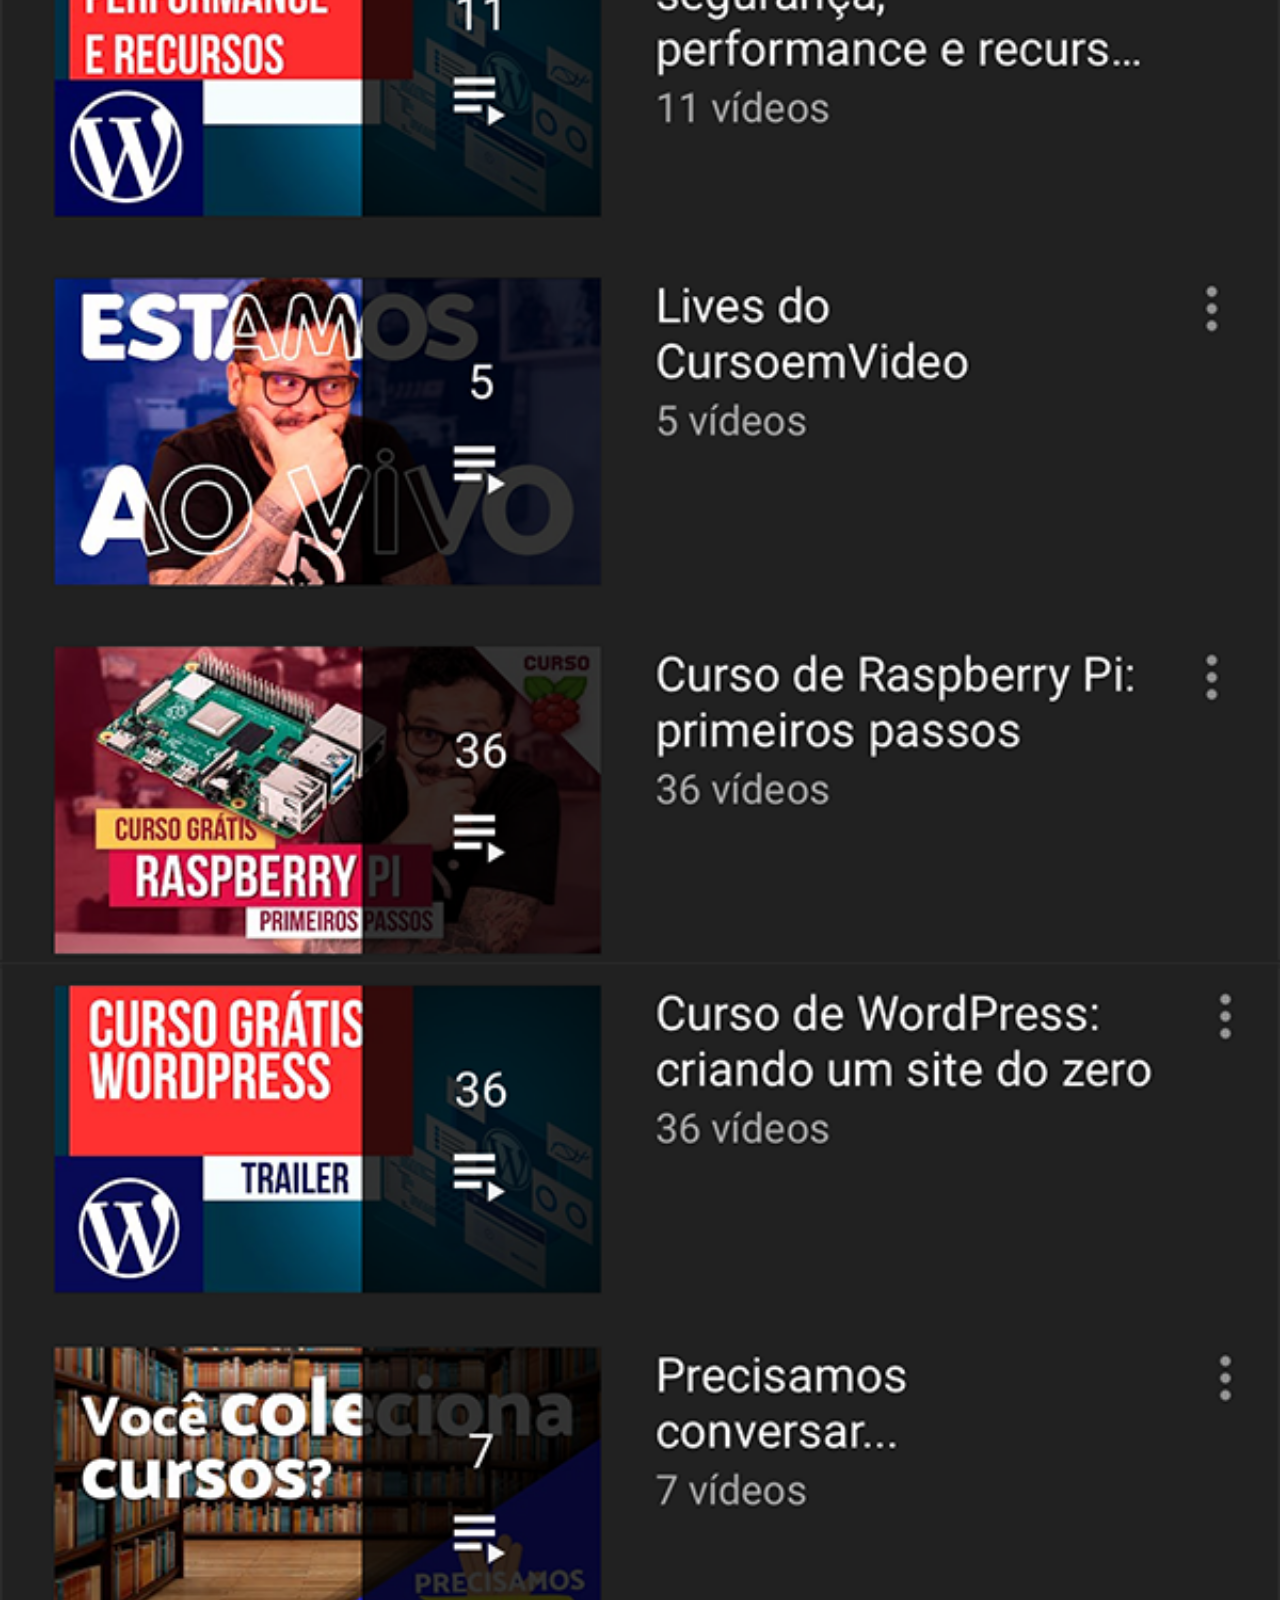
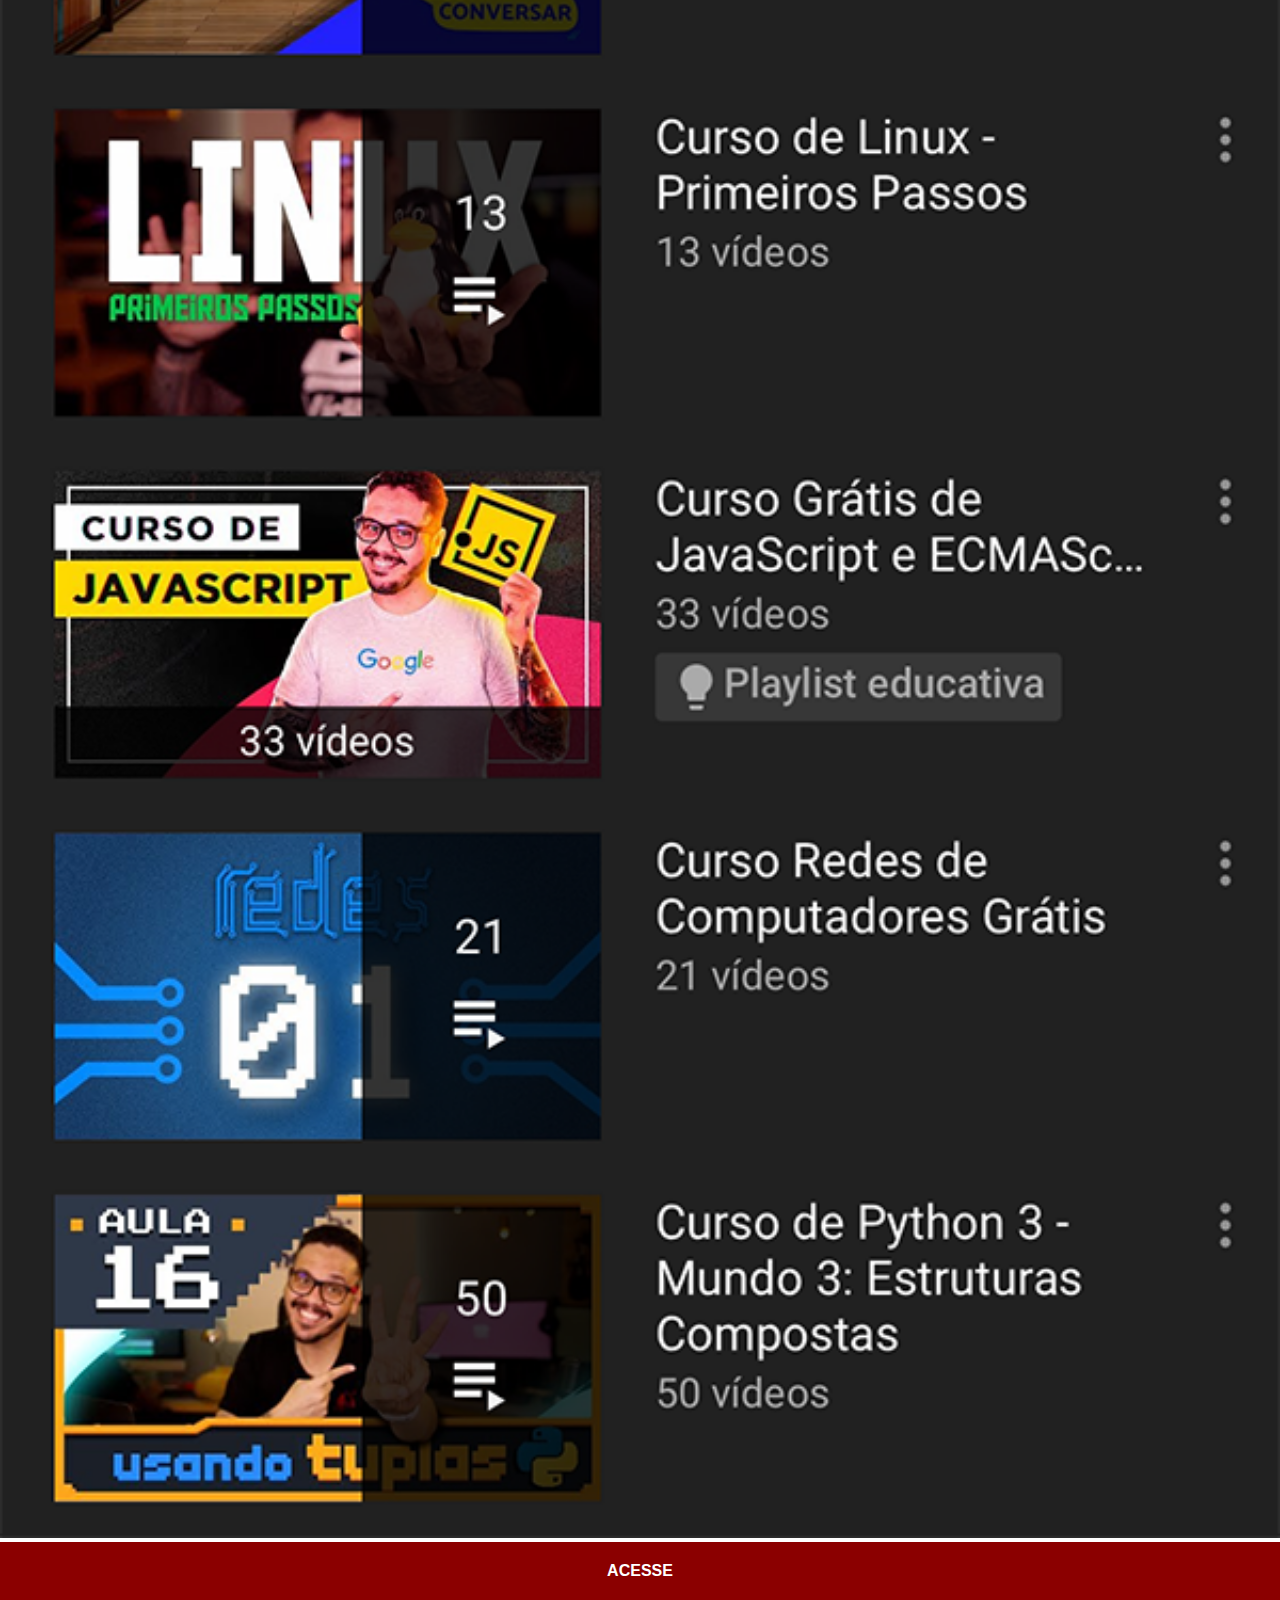
<file: youtube.html>
<!DOCTYPE html>
<html lang="pt-br">
<head>
    <meta charset="UTF-8">
    <meta http-equiv="X-UA-Compatible" content="IE=edge">
    <meta name="viewport" content="width=device-width, initial-scale=1.0">
    <title>Youtube</title>
    <link rel="stylesheet" href="estilos/social.css">
</head>
<body>
    <img src="imagens/tela-youtube.png" alt="Youtube">
    <a href="https://www.youtube.com/@cursoemvideo/playlists" target="_blank">ACESSE</a>
    
</body>
</html>
</file>
<file: estilos/style.css>
@charset "UTF-8";

*{
    margin: 0px;
    padding: 0px;
    font-family: Arial, Helvetica, sans-serif;
}

html, body{

    height: 100vh;
    width: 100vw;     
    background-color: black;  
}
body{
    background: url('../imagens/fundo-madeira.jpg')no-repeat top center;
    background-size: cover;
    background-attachment: fixed;
}
main{
    position: relative;
    height: 100vh;
    
}
section#telefone{
    position: absolute;
    top:50%;
    left: 50%;
    transform: translate(-50%, -50%);

    height: 627px;
    width: 311px;
    background:url('../imagens/frame-iphone.png') no-repeat ;
}
iframe#tela{
    position: relative;
    top: 80px;
    left: 22px;
    height: 471px;
    width: 269px;
  
}
section#redes-sociais{
    text-align: right;
}

section#redes-sociais img{
    width: 50px;
    margin: 10px;
    border-radius: 50%;
    box-shadow: 2px 2px 5px rgba(0, 0, 0, 0.400);
    box-sizing: border-box;
}

section#redes-sociais img:hover{
   border: 2px solid rgba(255, 255, 255, 0.637);
   transform: translate(-3px, -3px);
   box-shadow: 5px 5px 10px rgba(0, 0, 0, 0.623);
   transition: transform .4s;
}
</file>
<file: estilos/social.css>
@charset "UTF-8";
*{
    margin: 0px;
    padding: 0px;
    font-family: Arial, Helvetica, sans-serif;
}
::-webkit-scrollbar{
    width: 0px;
    height: 0px;
}
img{
    width: 100vw;
}
a{
    display: block;
    background-color: darkred;
    color: white;
    padding: 20px;
    text-align: center;
    font-weight: bolder;
    text-decoration: none;
}
a:hover{
    background-color: red;
}
</file>
